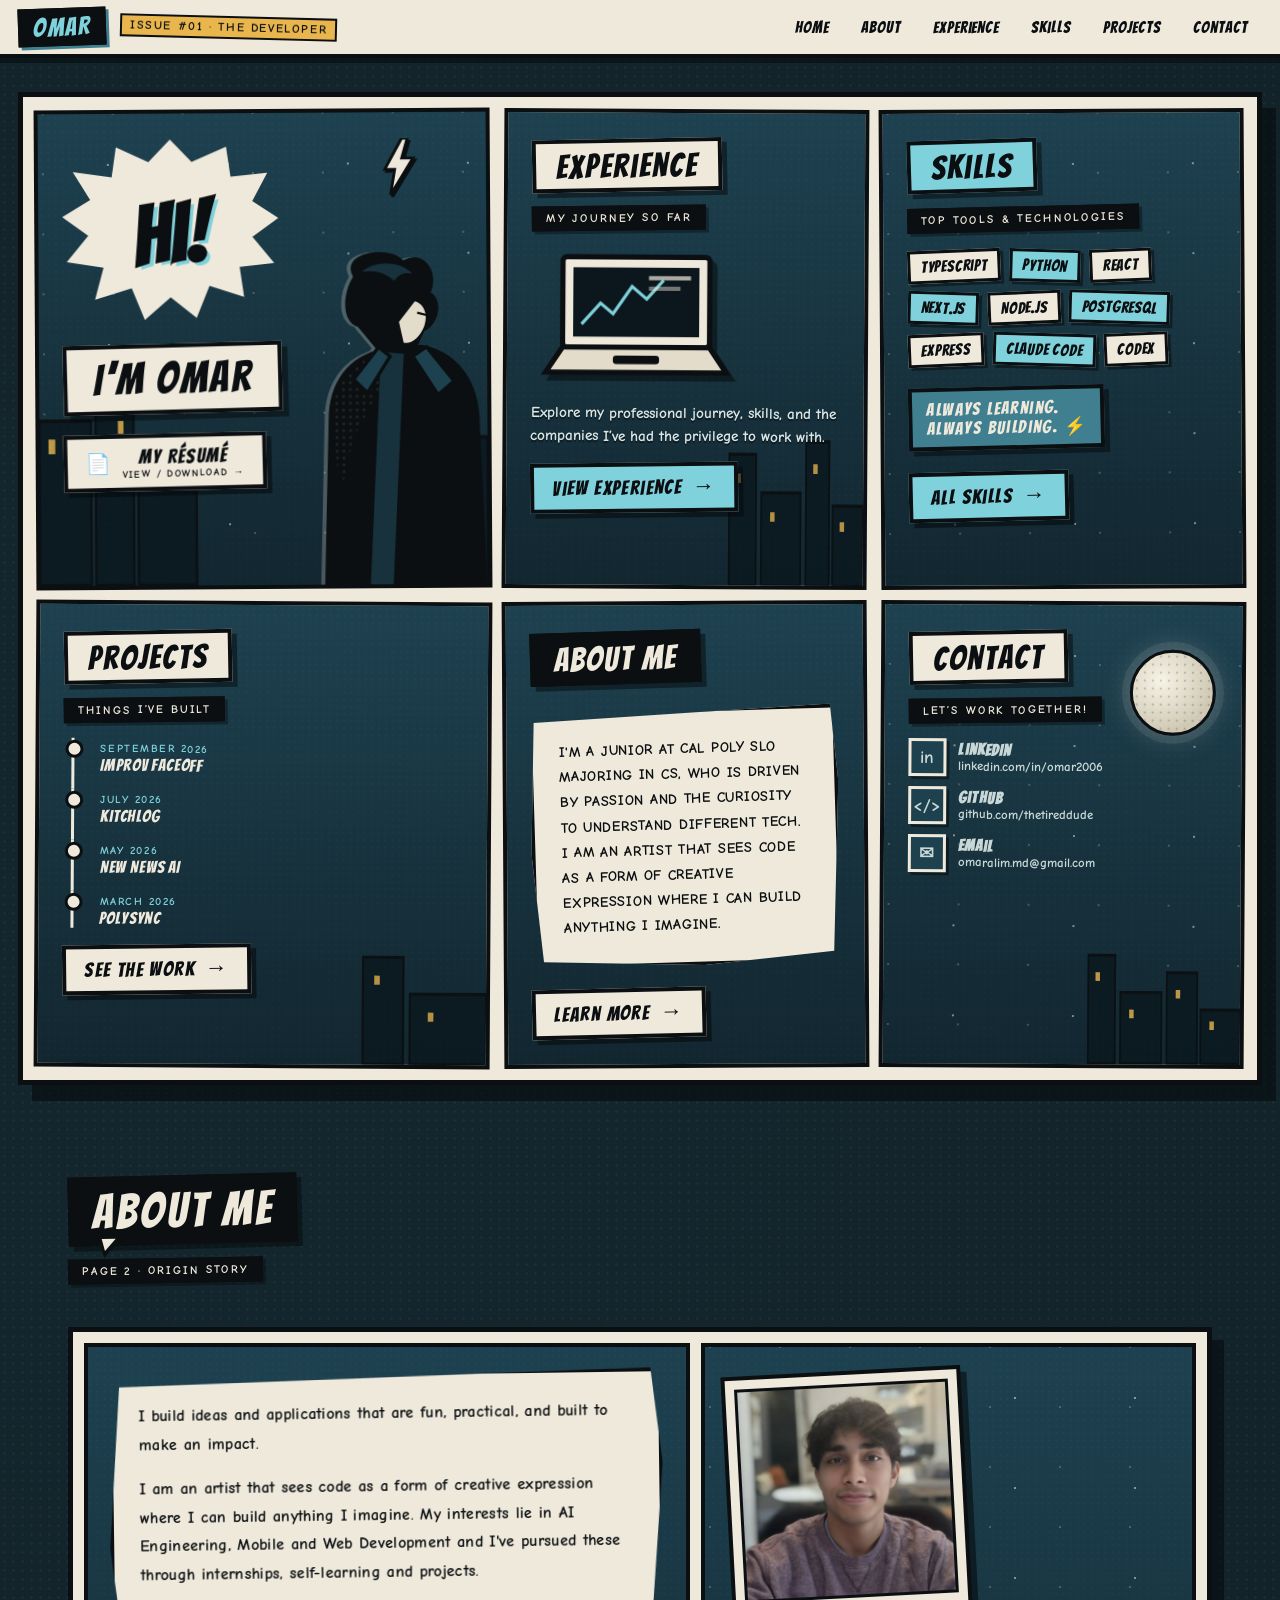
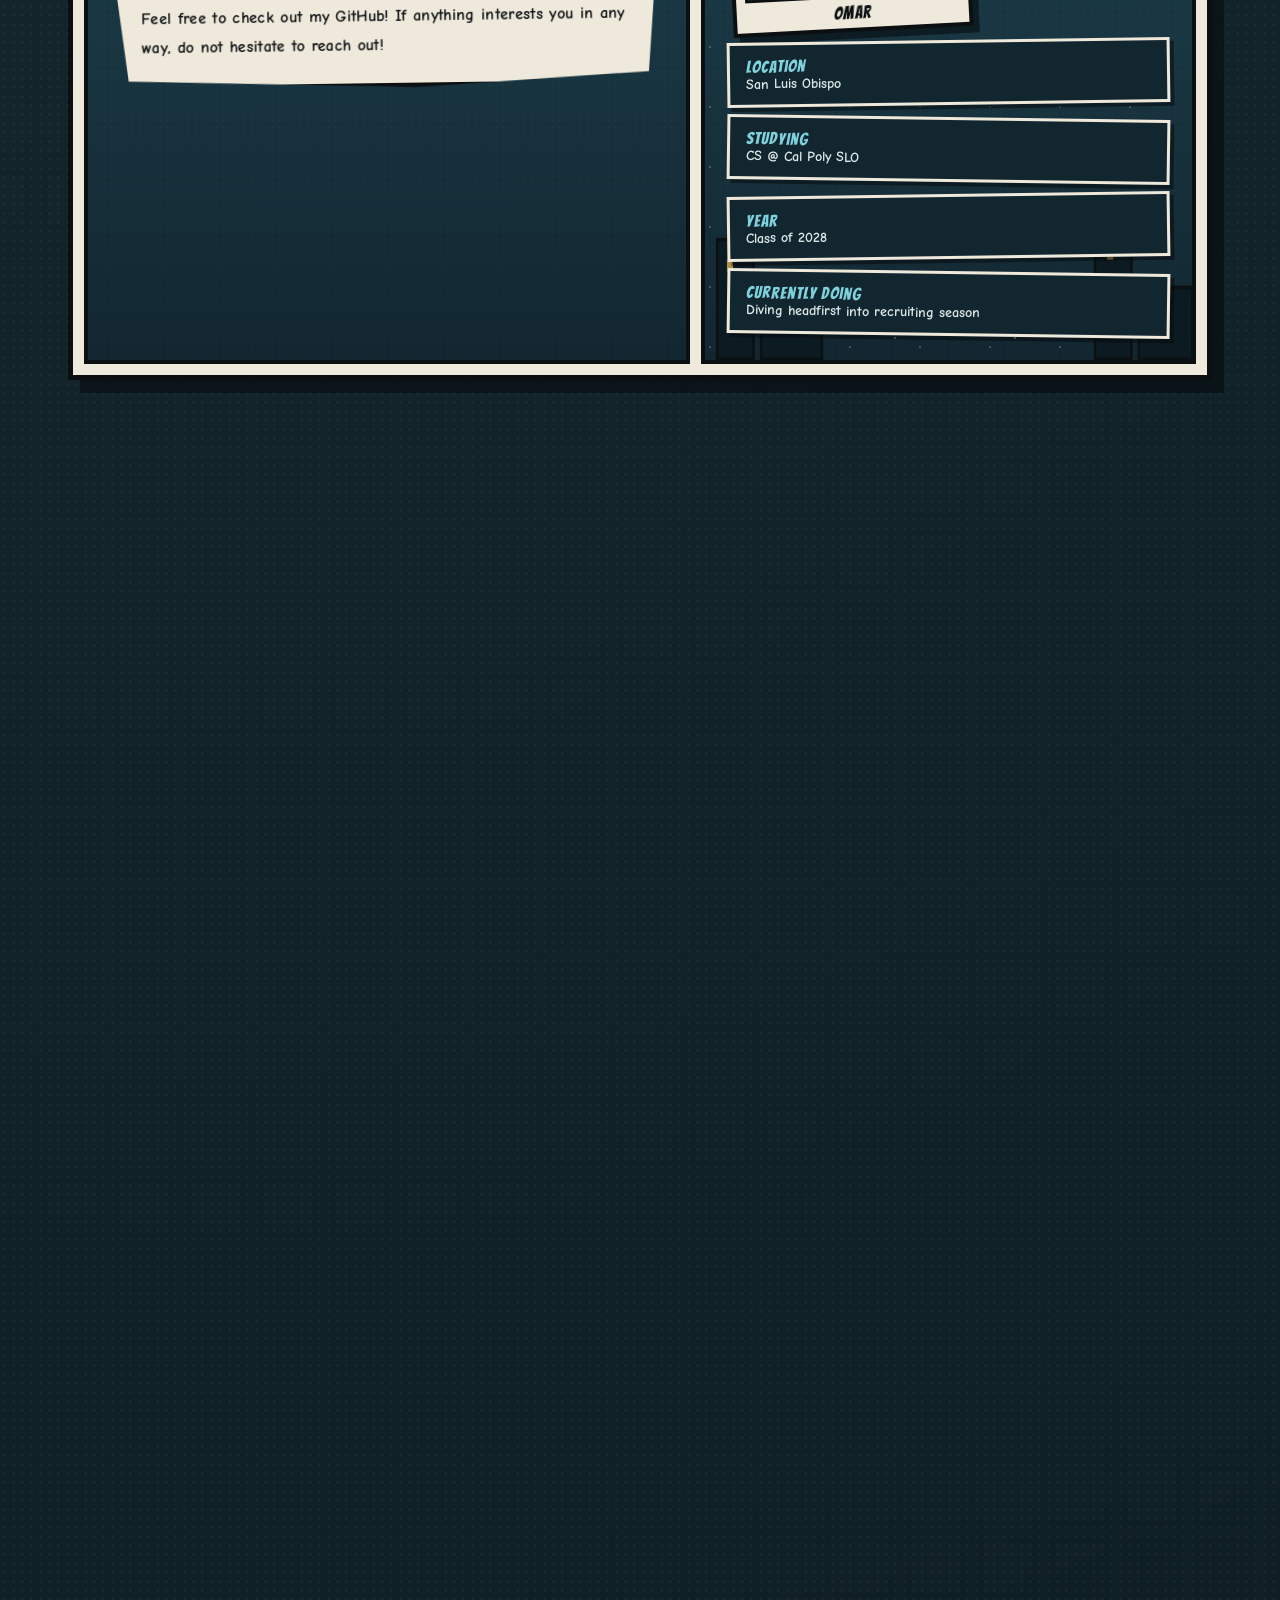
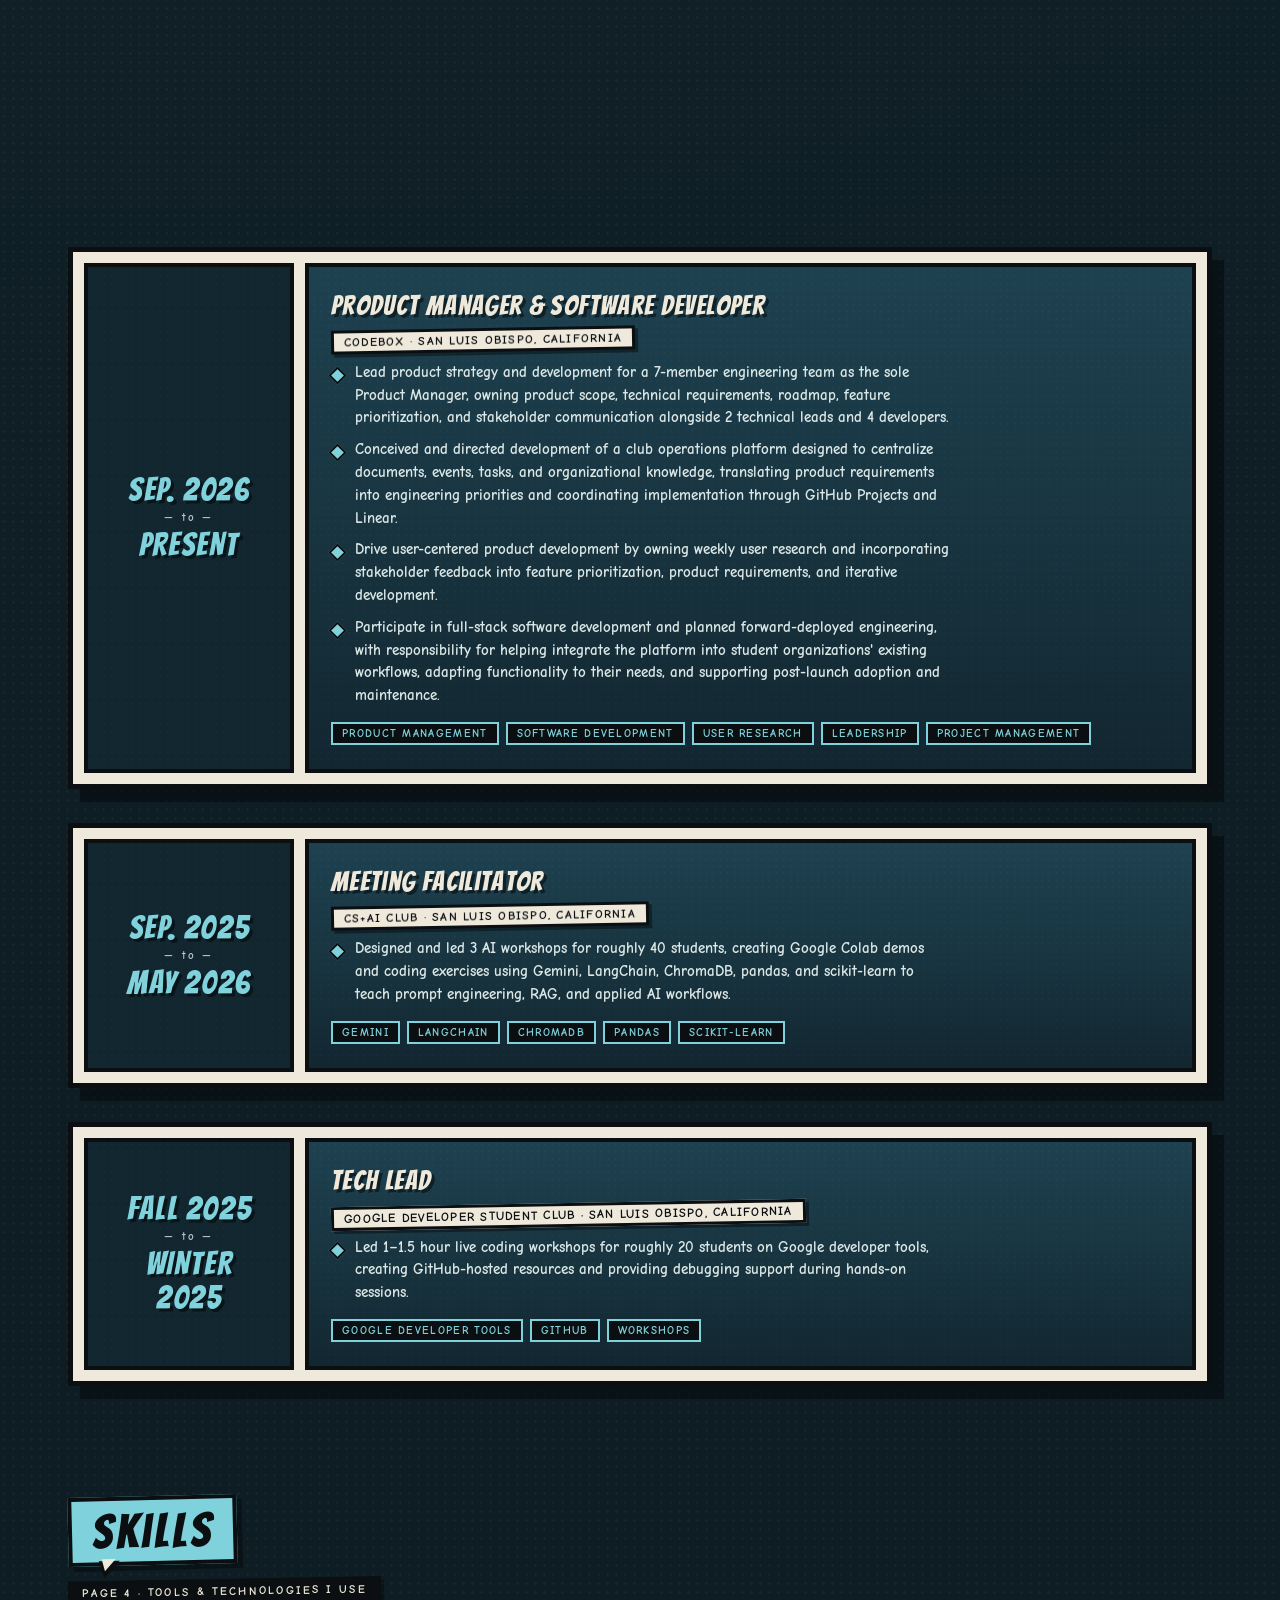
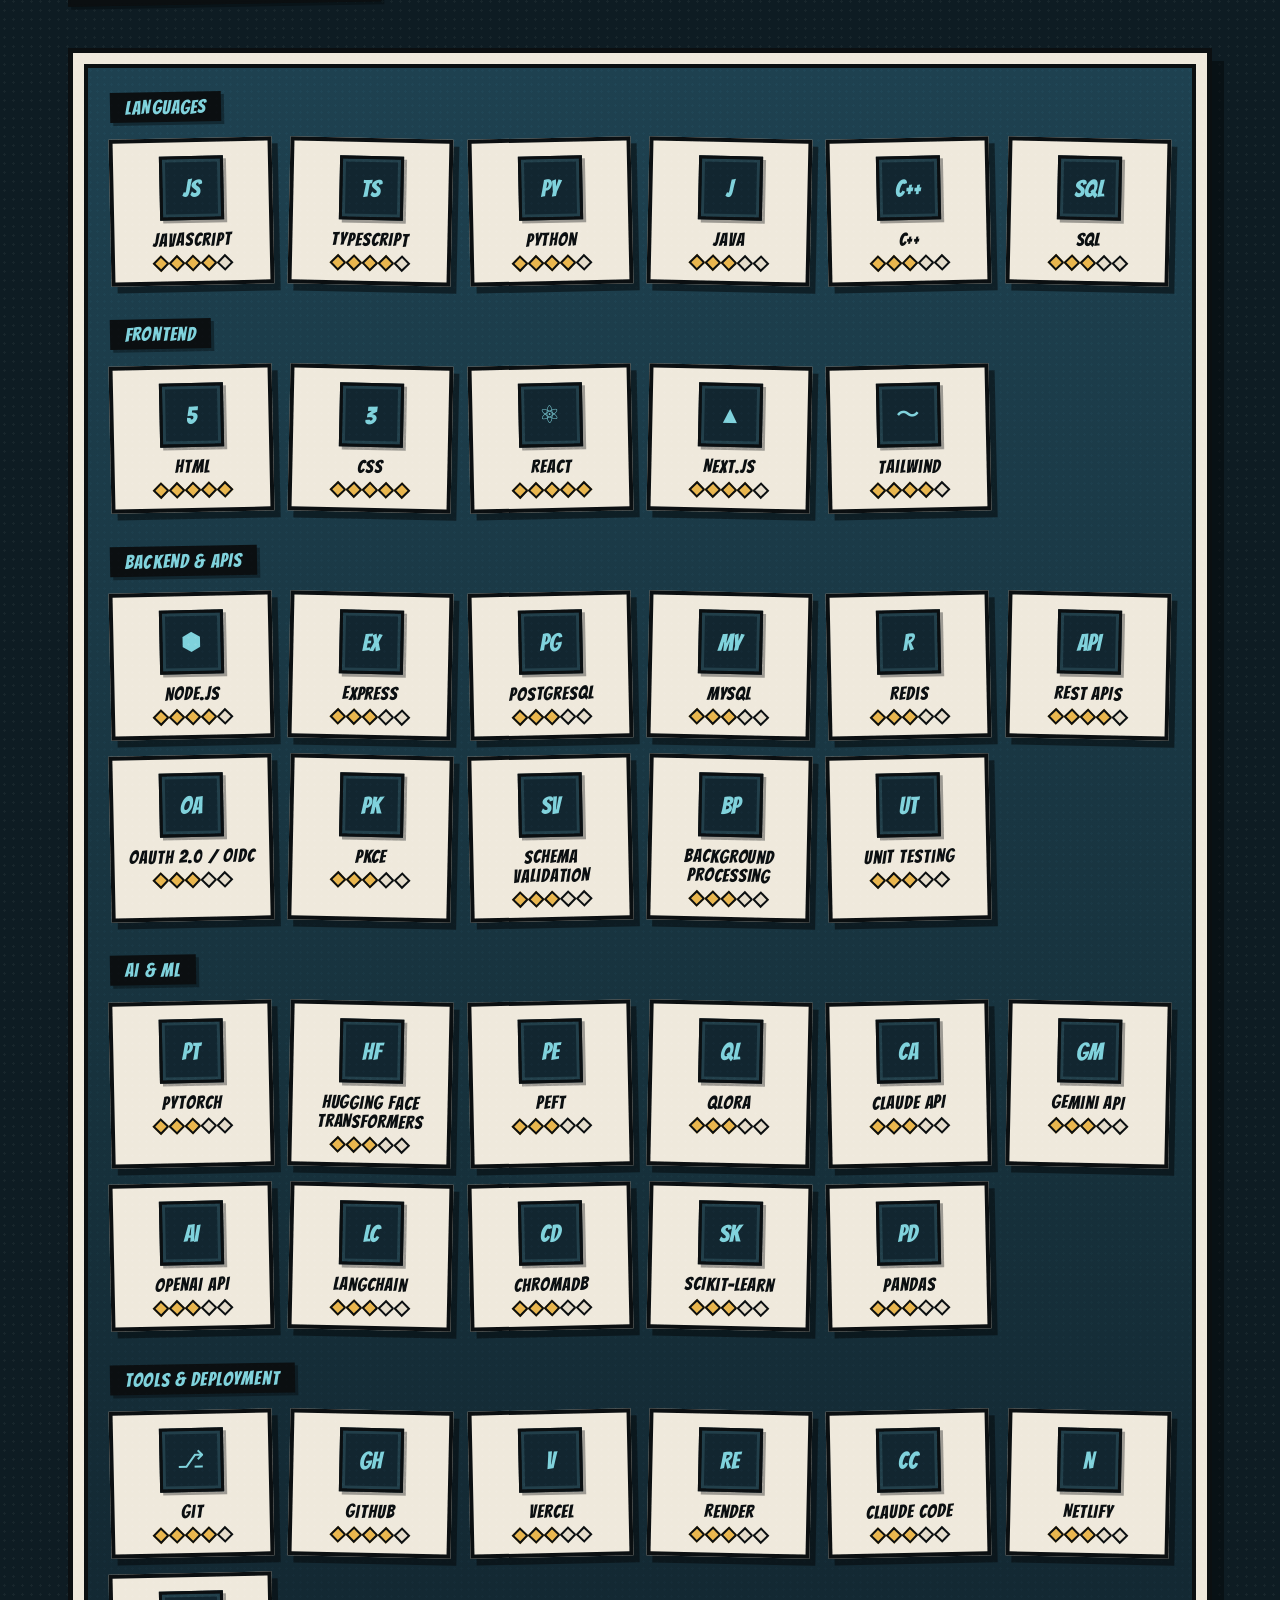
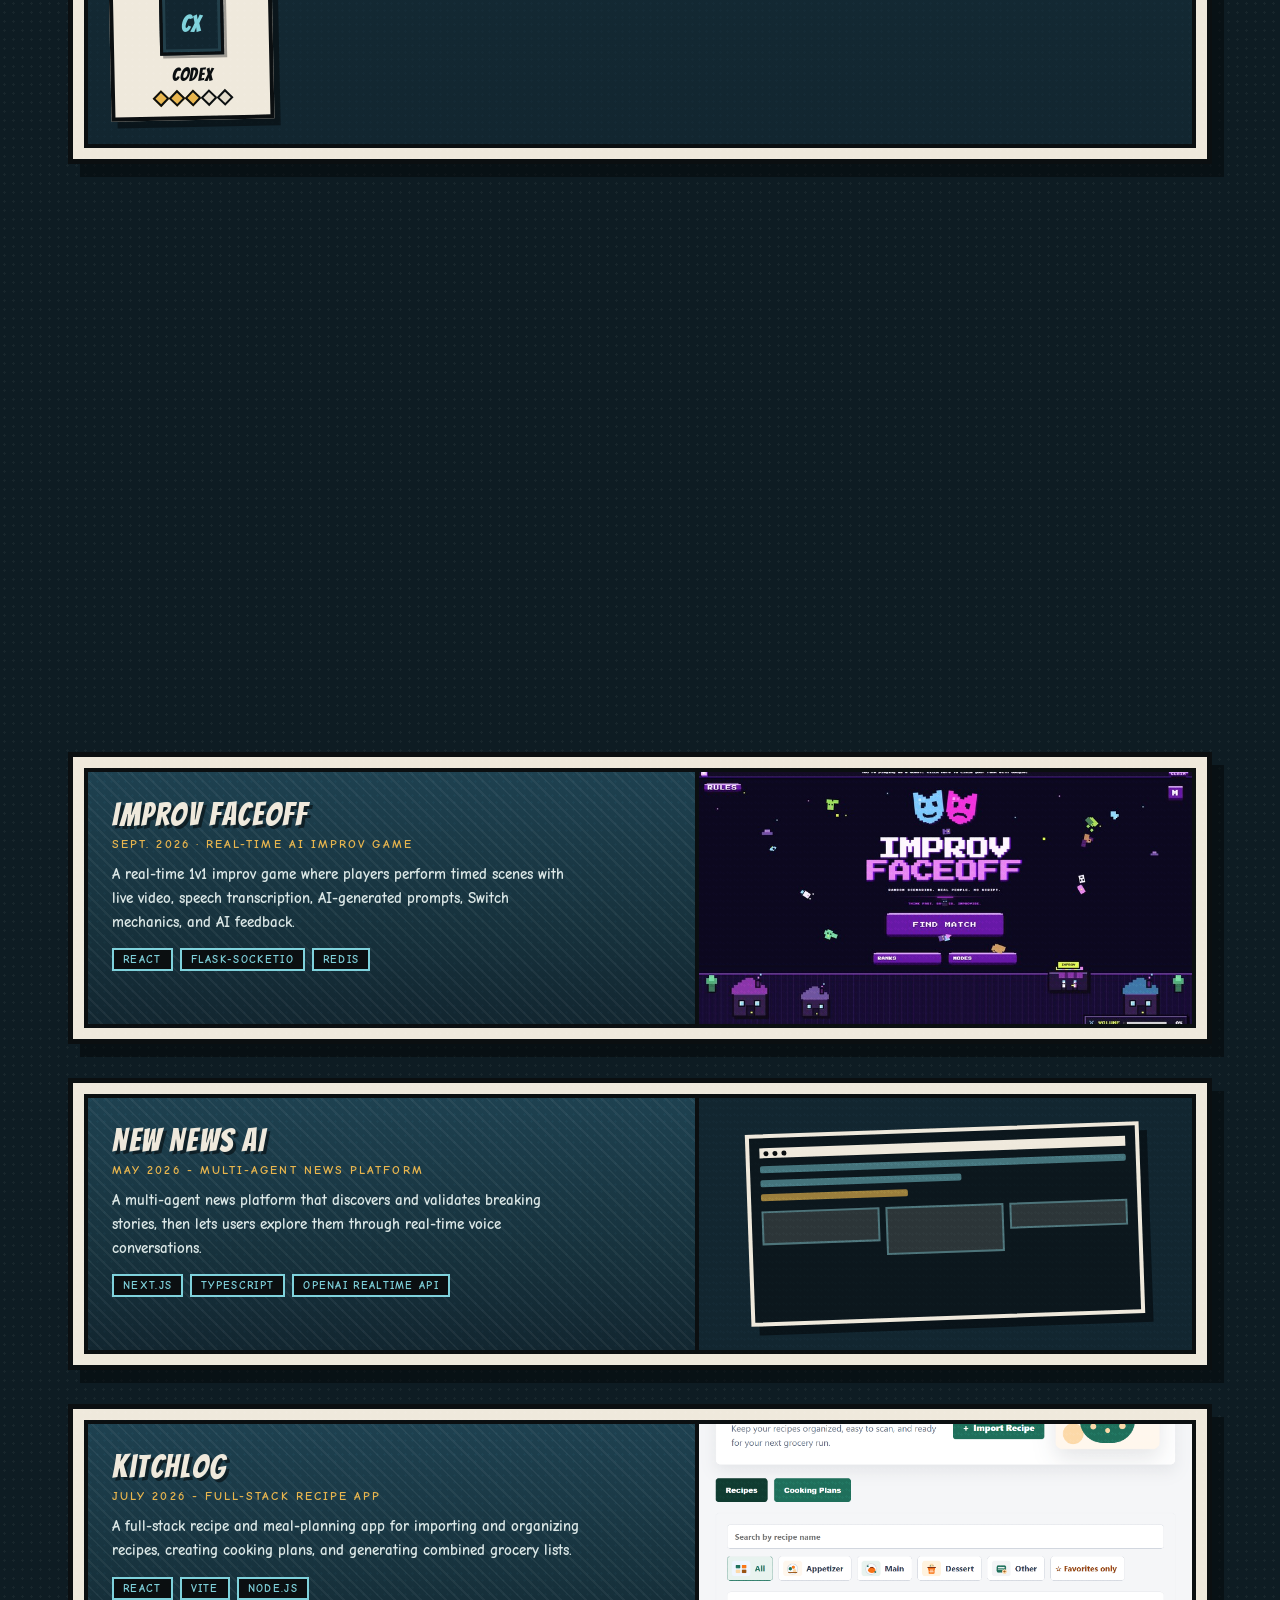
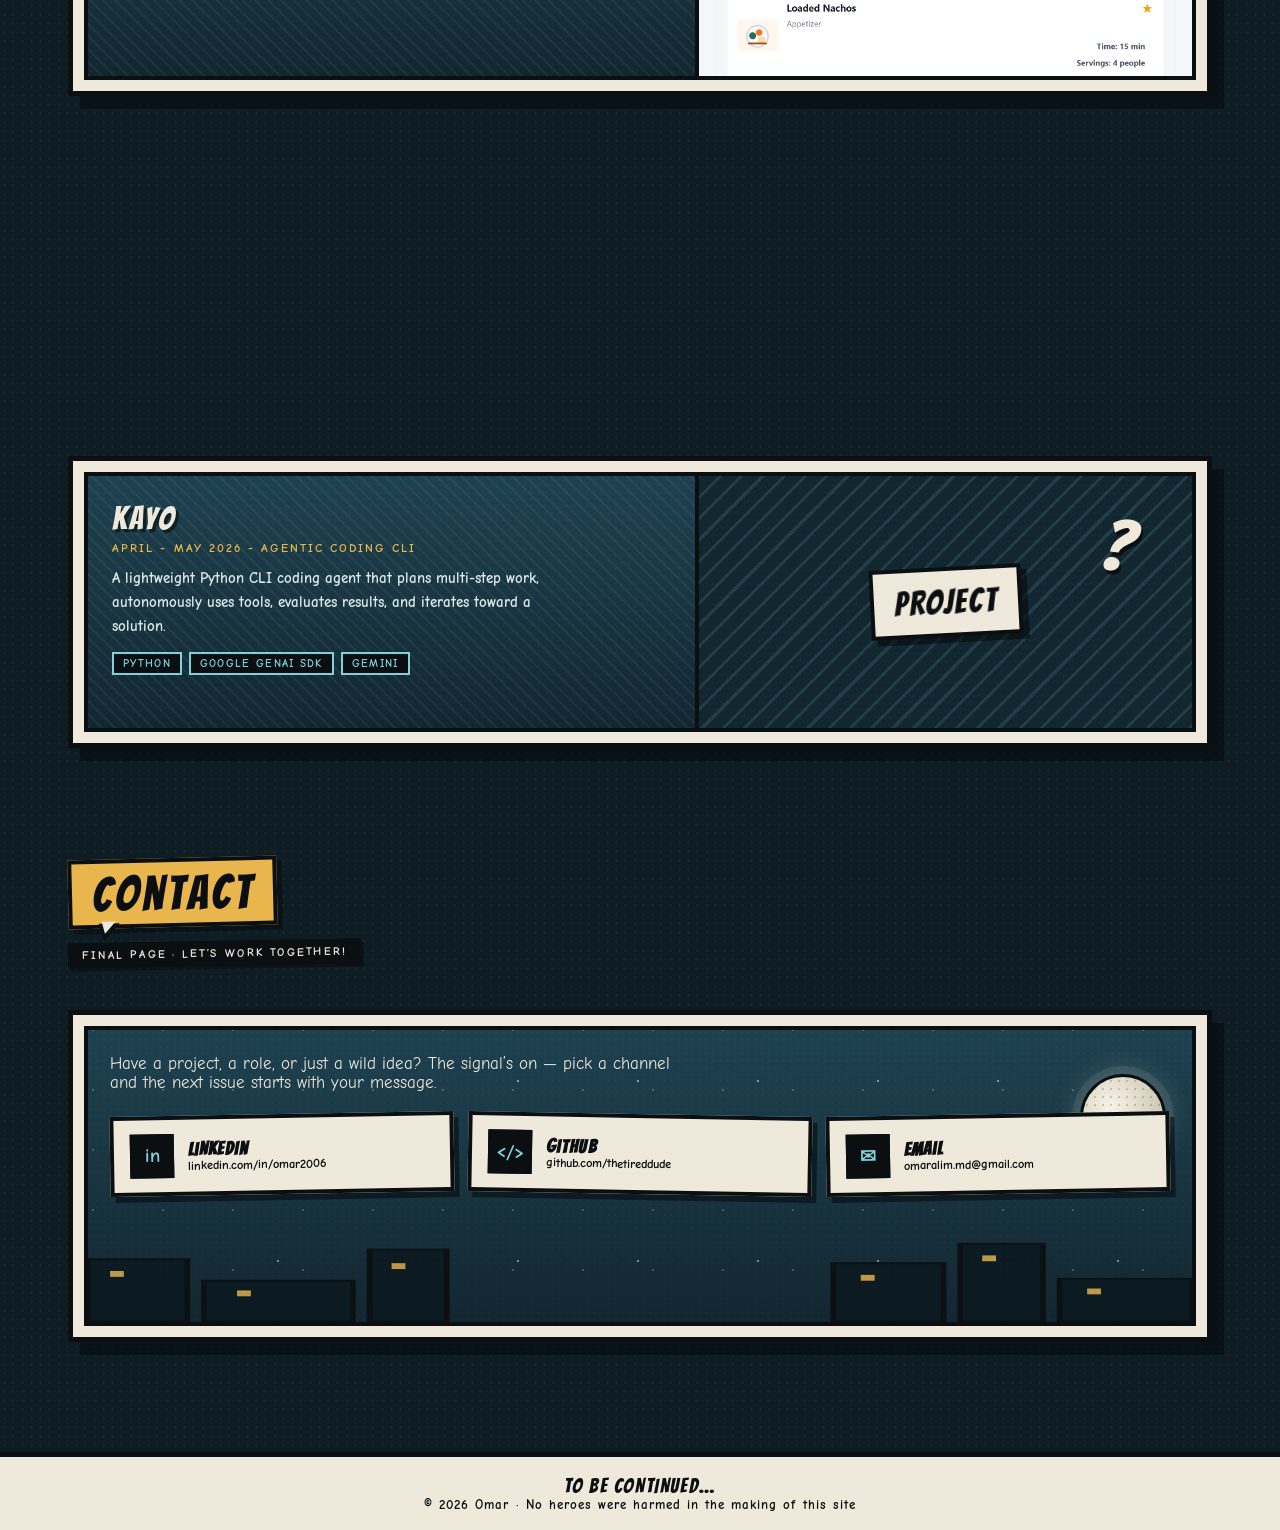
<file: index.html>
<!DOCTYPE html>
<html lang="en">
<head>
<meta charset="UTF-8">
<meta name="viewport" content="width=device-width, initial-scale=1.0">
<title>OMAR — Issue #01: The Developer</title>
<link rel="preconnect" href="https://fonts.googleapis.com">
<link rel="preconnect" href="https://fonts.gstatic.com" crossorigin>
<link href="https://fonts.googleapis.com/css2?family=Bangers&family=Comic+Neue:ital,wght@0,400;0,700;1,400&display=swap" rel="stylesheet">
  <link rel="stylesheet" href="css/styles.css">
</head>
<body>

<!-- ================= MASTHEAD ================= -->
<header class="masthead">
  <span class="logo">OMAR</span>
  <span class="issue">Issue #01 · The Developer</span>
  <nav aria-label="Sections">
    <a href="#home">Home</a>
    <a href="#about">About</a>
    <a href="#experience">Experience</a>
    <a href="#skills">Skills</a>
    <a href="#projects">Projects</a>
    <a href="#contact">Contact</a>
  </nav>
</header>

<!-- ================= COVER GRID ================= -->
<main>
<section class="cover" id="home" aria-label="Cover">
  <div class="cover-board">

    <!-- HERO PANEL -->
    <article class="panel hero halftone">
      <div class="stars"></div>
      <span class="sfx" style="top:14px;right:120px">ZAP!</span>
      <span class="bolt" style="top:26px;right:70px" aria-hidden="true">
        <svg viewBox="0 0 24 40"><path d="M14 0 2 22h7L6 40 22 14h-8L18 0z" fill="currentColor" stroke="#0b0f11" stroke-width="2"/></svg>
      </span>
      <div class="burst"><span>HI!</span></div>
      <br>
      <div class="nameplate">I’m Omar</div>
      <br>
      <button class="btn" style="margin-top:20px" type="button" id="resume-button">
        <span>📄</span>
        <span>My Résumé<small>view / download →</small></span>
      </button>
      <div class="figure" aria-hidden="true">
        <!-- noir figure silhouette -->
        <svg viewBox="0 0 220 300">
          <defs>
            <pattern id="ht" width="6" height="6" patternUnits="userSpaceOnUse">
              <circle cx="3" cy="3" r="1" fill="rgba(239,233,220,.16)"/>
            </pattern>
          </defs>
          <!-- hair -->
          <path d="M96 30 C84 8 128 2 140 16 C158 6 172 26 164 44 C176 52 170 74 158 78 L150 96 118 96 100 74 C86 70 86 46 96 30z" fill="#0b0f11"/>
          <path d="M104 26 c10 -10 34 -10 44 2 -6 -2 -12 0 -16 6 -8 -8 -20 -10 -28 -8z" fill="#17323d"/>
          <!-- face sliver -->
          <path d="M150 52 c8 2 12 12 8 22 -4 10 -12 16 -18 14 l-4 -18z" fill="#e4dccb"/>
          <path d="M152 62 l8 2" stroke="#0b0f11" stroke-width="2"/>
          <!-- coat -->
          <path d="M70 300 L74 150 C76 118 96 96 128 92 L156 90 C186 96 204 120 206 152 L212 300z" fill="#0b0f11"/>
          <path d="M120 96 L110 300 130 300 140 98z" fill="#17323d"/>
          <path d="M76 150 C80 122 98 102 124 96 L118 130 96 170 84 220z" fill="url(#ht)"/>
          <!-- collar -->
          <path d="M118 92 L96 120 108 132 128 100z" fill="#1e4150" stroke="#0b0f11" stroke-width="3"/>
          <path d="M160 92 L184 122 170 134 148 100z" fill="#1e4150" stroke="#0b0f11" stroke-width="3"/>
        </svg>
      </div>
      <div class="sky" aria-hidden="true">
        <svg viewBox="0 0 400 160" preserveAspectRatio="none">
          <g fill="#0c1a21" stroke="#0b0f11" stroke-width="2">
            <rect x="0" y="70" width="46" height="90"/><rect x="50" y="40" width="34" height="120"/>
            <rect x="88" y="86" width="52" height="74"/><rect x="304" y="52" width="40" height="108"/>
            <rect x="348" y="80" width="52" height="80"/>
          </g>
          <g fill="#e9b64e" opacity=".85">
            <rect x="8" y="80" width="6" height="8"/><rect x="24" y="96" width="6" height="8"/>
            <rect x="58" y="52" width="5" height="7"/><rect x="70" y="70" width="5" height="7"/>
            <rect x="98" y="96" width="6" height="8"/><rect x="316" y="64" width="5" height="7"/>
            <rect x="328" y="90" width="5" height="7"/><rect x="360" y="92" width="6" height="8"/>
          </g>
        </svg>
      </div>
    </article>

    <!-- EXPERIENCE PANEL -->
    <article class="panel halftone hatch">
      <span class="sfx" style="top:10px;right:14px;font-size:1.7rem">WHAM!</span>
      <a class="bubble plain" href="#experience" style="text-decoration:none;color:var(--ink)">Experience</a>
      <br><span class="kicker">My journey so far</span>
      <div class="doodle" aria-hidden="true">
        <svg viewBox="0 0 200 130">
          <rect x="30" y="8" width="140" height="86" rx="4" fill="#efe9dc" stroke="#0b0f11" stroke-width="5"/>
          <rect x="40" y="18" width="120" height="66" fill="#0c171d"/>
          <polyline points="48,72 66,52 78,62 96,36 110,48 126,30" fill="none" stroke="#7fd2dc" stroke-width="3"/>
          <rect x="112" y="26" width="40" height="4" fill="#efe9dc" opacity=".7"/>
          <rect x="112" y="36" width="30" height="4" fill="#efe9dc" opacity=".45"/>
          <path d="M14 118 L30 94 h140 l16 24z" fill="#e4dccb" stroke="#0b0f11" stroke-width="5"/>
          <rect x="78" y="102" width="44" height="8" rx="3" fill="#0b0f11"/>
        </svg>
      </div>
      <p class="copy">Explore my professional journey, skills, and the companies I’ve had the privilege to work with.</p>
      <a class="btn teal" href="#experience" style="margin-top:14px">View Experience <span class="arrow">→</span></a>
      <div class="sky" style="height:34%" aria-hidden="true">
        <svg viewBox="0 0 400 100" preserveAspectRatio="none">
          <g fill="#0c1a21" stroke="#0b0f11" stroke-width="2">
            <rect x="250" y="18" width="30" height="82"/><rect x="286" y="42" width="44" height="58"/>
            <rect x="336" y="10" width="26" height="90"/><rect x="366" y="50" width="34" height="50"/>
          </g>
          <g fill="#e9b64e" opacity=".8">
            <rect x="258" y="30" width="5" height="6"/><rect x="296" y="54" width="5" height="6"/>
            <rect x="344" y="24" width="5" height="6"/><rect x="374" y="60" width="5" height="6"/>
          </g>
        </svg>
      </div>
    </article>

    <!-- SKILLS PANEL -->
    <article class="panel halftone">
      <div class="stars"></div>
      <span class="sfx" style="bottom:16px;right:16px;font-size:1.7rem">POW!</span>
      <a class="bubble plain" href="#skills" style="text-decoration:none;color:var(--ink);background:var(--cyan)">Skills</a>
      <br><span class="kicker">Top Tools &amp; Technologies</span>
      <div class="chips" id="featured-skills-list" aria-label="Featured skill list"></div>
      <div class="motto">Always learning.<br>Always building. ⚡</div>
      <a class="btn teal" href="#skills" style="margin-top:22px">All Skills <span class="arrow">→</span></a>
    </article>

    <!-- PROJECTS PANEL -->
    <article class="panel halftone hatch">
      <span class="sfx" style="top:12px;right:16px;font-size:1.7rem">BAM!</span>
      <a class="bubble plain" href="#projects" style="text-decoration:none;color:var(--ink)">Projects</a>
      <br><span class="kicker">Things I’ve built</span>
      <ol class="mini-timeline" id="featured-projects-list"></ol>
      <a class="btn" href="#projects" style="margin-top:16px">See the work <span class="arrow">→</span></a>
      <div class="sky" style="height:30%" aria-hidden="true">
        <svg viewBox="0 0 400 90" preserveAspectRatio="none">
          <g fill="#0c1a21" stroke="#0b0f11" stroke-width="2">
            <rect x="290" y="20" width="36" height="70"/><rect x="332" y="44" width="68" height="46"/>
          </g>
          <g fill="#e9b64e" opacity=".8"><rect x="300" y="32" width="5" height="6"/><rect x="348" y="56" width="5" height="6"/></g>
        </svg>
      </div>
    </article>

    <!-- ABOUT PANEL -->
    <article class="panel halftone">
      <span class="sfx" style="top:12px;left:18px;font-size:1.7rem">ZOOM!</span>
      <a class="bubble plain" href="#about" style="text-decoration:none;color:var(--paper);background:var(--ink)">About Me</a>
      <div class="notebox" style="margin-top:24px;transform:rotate(-1.4deg)" id="about-abstract"></div>
      <a class="btn" href="#about" style="margin-top:22px">Learn More <span class="arrow">→</span></a>
    </article>

    <!-- CONTACT PANEL -->
    <article class="panel halftone">
      <div class="stars"></div>
      <div class="moon" aria-hidden="true"></div>
      <span class="sfx" style="bottom:18px;right:20px;font-size:1.7rem">RING!</span>
      <a class="bubble plain" href="#contact" style="text-decoration:none;color:var(--ink)">Contact</a>
      <br><span class="kicker">Let’s work together!</span>
      <div class="c-rows" id="cover-contact-links" aria-label="Contact links"></div>
      <div class="sky" style="height:28%" aria-hidden="true">
        <svg viewBox="0 0 400 90" preserveAspectRatio="none">
          <g fill="#0c1a21" stroke="#0b0f11" stroke-width="2">
            <rect x="230" y="14" width="30" height="76"/><rect x="266" y="40" width="46" height="50"/>
            <rect x="318" y="26" width="34" height="64"/><rect x="356" y="52" width="44" height="38"/>
          </g>
          <g fill="#e9b64e" opacity=".85">
            <rect x="238" y="26" width="5" height="6"/><rect x="276" y="52" width="5" height="6"/>
            <rect x="328" y="38" width="5" height="6"/><rect x="366" y="60" width="5" height="6"/>
          </g>
        </svg>
      </div>
    </article>

  </div>
</section>

<!-- ================= ABOUT ================= -->
<span class="pagejump" id="about"></span>
<section class="section" aria-labelledby="ab-h">
  <div class="section-head reveal">
    <span class="bubble" id="ab-h" style="background:var(--ink);color:var(--paper)">About Me</span>
    <br><span class="kicker">Page 2 · Origin story</span>
  </div>

  <div class="strip about-grid reveal halftone">
    <span class="sfx" style="top:-18px;left:28px">ZOOM!</span>
    <div class="cell hatch">
      <div class="notebox" id="about-description"></div>
    </div>
    <div class="cell">
      <div class="stars"></div>
      <div class="about-photo">
        <div class="frame"><img src="assets/images/headshot.jpg" alt="Omar"></div>
        <span class="cap">OMAR</span>
      </div>
      <!-- <span class="photo-note">📷 Placeholder — swap in your photo</span> -->
      <ul class="facts" id="about-details"></ul>
      <div class="sky" style="height:26%" aria-hidden="true">
        <svg viewBox="0 0 400 80" preserveAspectRatio="none">
          <g fill="#0c1a21" stroke="#0b0f11" stroke-width="2">
            <rect x="10" y="20" width="30" height="60"/><rect x="46" y="40" width="50" height="40"/>
            <rect x="320" y="12" width="30" height="68"/><rect x="356" y="44" width="44" height="36"/>
          </g>
          <g fill="#e9b64e" opacity=".8"><rect x="18" y="30" width="5" height="6"/><rect x="330" y="24" width="5" height="6"/></g>
        </svg>
      </div>
    </div>
  </div>
</section>

<!-- ================= EXPERIENCE ================= -->
<span class="pagejump" id="experience"></span>
<section class="section" aria-labelledby="xp-h">
  <div class="section-head reveal">
    <span class="bubble" id="xp-h">Experience</span>
    <br><span class="kicker">Page 3 · My journey so far</span>
  </div>
  <div id="experience-list" aria-live="polite"></div>
</section><!-- ================= SKILLS ================= -->
<span class="pagejump" id="skills"></span>
<section class="section" aria-labelledby="sk-h">
  <div class="section-head reveal">
    <span class="bubble" id="sk-h" style="background:var(--cyan)">Skills</span>
    <br><span class="kicker">Page 4 · Tools &amp; technologies I use</span>
  </div>
  <div class="strip reveal halftone" style="grid-template-columns:1fr">
    <span class="sfx" style="top:-18px;left:28px">ZAP!</span>
    <div class="cell hatch" id="skills-list" aria-live="polite"></div>
  </div>
</section>
<!-- ================= PROJECTS ================= -->
<span class="pagejump" id="projects"></span>
<section class="section" aria-labelledby="pr-h">
  <div class="section-head reveal">
    <span class="bubble" id="pr-h">Projects</span>
    <br><span class="kicker">Page 5 · Things I've built</span>
  </div>
  <div id="projects-list" aria-live="polite"></div>
</section><!-- ================= CONTACT ================= -->
<span class="pagejump" id="contact"></span>
<section class="section" aria-labelledby="ct-h">
  <div class="section-head reveal">
    <span class="bubble" id="ct-h" style="background:var(--amber)">Contact</span>
    <br><span class="kicker">Final page · Let’s work together!</span>
  </div>

  <div class="strip contact-strip reveal halftone" style="grid-template-columns:1fr">
    <span class="sfx" style="top:-18px;right:30px">RING!</span>
    <div class="cell">
      <div class="stars"></div>
      <div class="moon" aria-hidden="true"></div>
      <p class="copy" style="max-width:56ch;font-size:1.05rem">Have a project, a role, or just a wild idea? The signal’s on — pick a channel and the next issue starts with your message.</p>
      <div class="contact-grid" id="contact-links" aria-label="Contact links"></div>
      <div class="sky" style="height:30%" aria-hidden="true">
        <svg viewBox="0 0 400 90" preserveAspectRatio="none">
          <g fill="#0c1a21" stroke="#0b0f11" stroke-width="2">
            <rect x="0" y="26" width="36" height="64"/><rect x="42" y="48" width="54" height="42"/>
            <rect x="102" y="16" width="28" height="74"/><rect x="270" y="30" width="40" height="60"/>
            <rect x="316" y="10" width="30" height="80"/><rect x="352" y="46" width="48" height="44"/>
          </g>
          <g fill="#e9b64e" opacity=".85">
            <rect x="8" y="38" width="5" height="6"/><rect x="54" y="58" width="5" height="6"/>
            <rect x="110" y="30" width="5" height="6"/><rect x="280" y="42" width="5" height="6"/>
            <rect x="324" y="22" width="5" height="6"/><rect x="362" y="56" width="5" height="6"/>
          </g>
        </svg>
      </div>
    </div>
  </div>
</section>
</main>

<footer>
  <span class="display">TO BE CONTINUED…</span><br>
  © 2026 Omar · No heroes were harmed in the making of this site
</footer>

<!-- ================= RÉSUMÉ MODAL ================= -->
<div class="modal-overlay" id="resume-modal-overlay" aria-hidden="true">
  <div class="comic-modal resume-modal" role="dialog" aria-modal="true" aria-labelledby="resume-modal-title" id="resume-modal">
    <button type="button" class="modal-close" id="resume-modal-close-btn" aria-label="Close résumé viewer">✕</button>
    <div class="modal-head">
      <span class="bubble plain" id="resume-modal-title">My Résumé</span>
      <br><span class="modal-type">VIEW OR DOWNLOAD</span>
    </div>
    <div class="resume-actions">
      <a class="btn resume-open-tab" href="assets/documents/resume.pdf" target="_blank" rel="noopener">Open in New Tab <span class="arrow">↗</span></a>
      <a class="btn teal resume-download" href="assets/documents/resume.pdf" download>Download Résumé <span class="arrow">↓</span></a>
    </div>
    <div class="resume-viewer-wrap">
      <iframe class="resume-viewer" src="assets/documents/resume.pdf" title="Omar’s résumé PDF">
        Your browser cannot display PDFs. Use the download button below.
      </iframe>
    </div></div>
</div>
<!-- ================= PROJECT DETAIL MODAL ================= -->
<div class="modal-overlay" id="project-modal-overlay" aria-hidden="true">
  <div class="comic-modal" role="dialog" aria-modal="true" aria-labelledby="modal-title-text" id="project-modal">
    <button type="button" class="modal-close" id="modal-close-btn" aria-label="Close project details">✕</button>
    <div class="modal-head">
      <span class="bubble plain" id="modal-title-text">Project</span>
      <br><span class="modal-type" id="modal-type-text"></span>
    </div>

    <div class="modal-main">
      <div class="modal-art-box halftone" id="modal-art-box"></div>
      <div class="modal-side">
        <div class="modal-details" id="modal-details"></div>
        <div class="modal-stack">
          <span class="modal-section-label">Tech Stack</span>
          <div class="tags modal-tags" id="modal-tags"></div>
        </div>
      </div>
    </div>

    <span class="modal-section-label">About This Project</span>
    <div class="modal-desc" id="modal-desc-wrap"></div>
  </div>
</div>

<script type="module" src="js/main.js"></script>
</body>
</html>
</file>
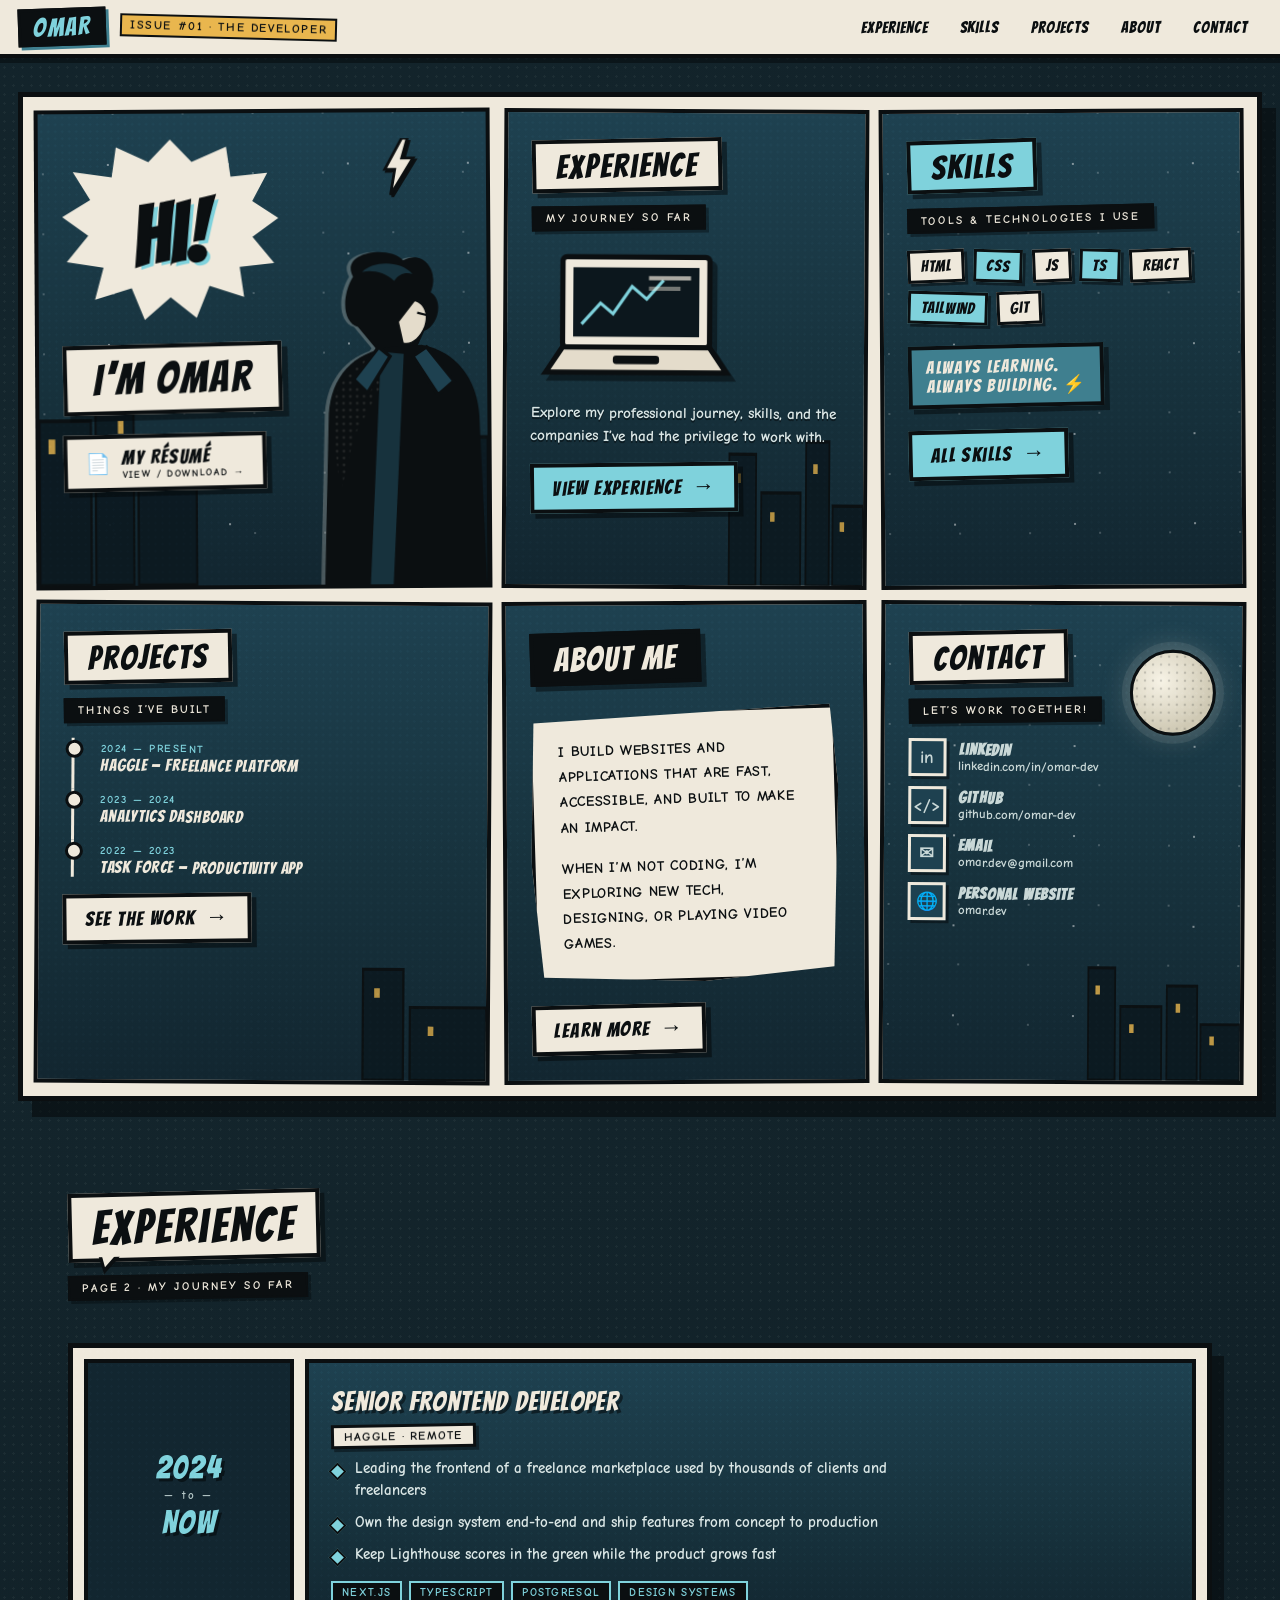
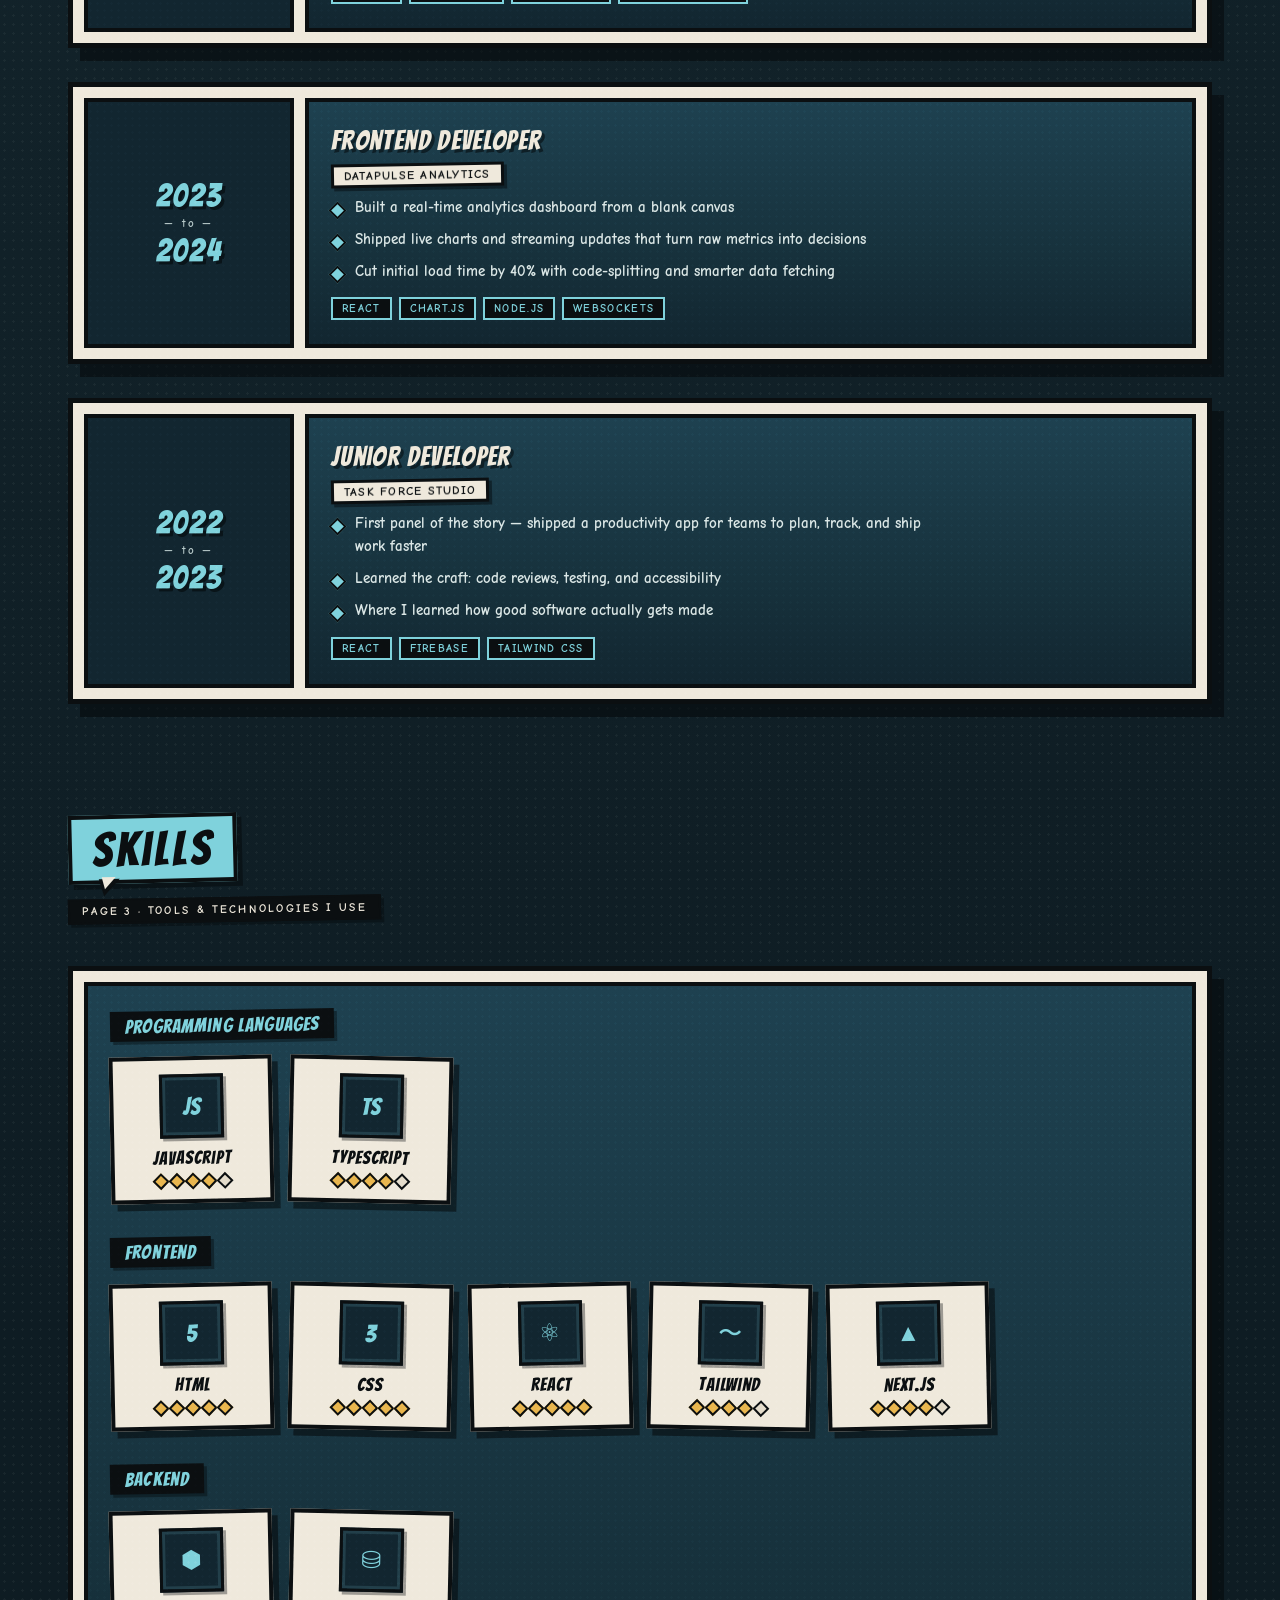
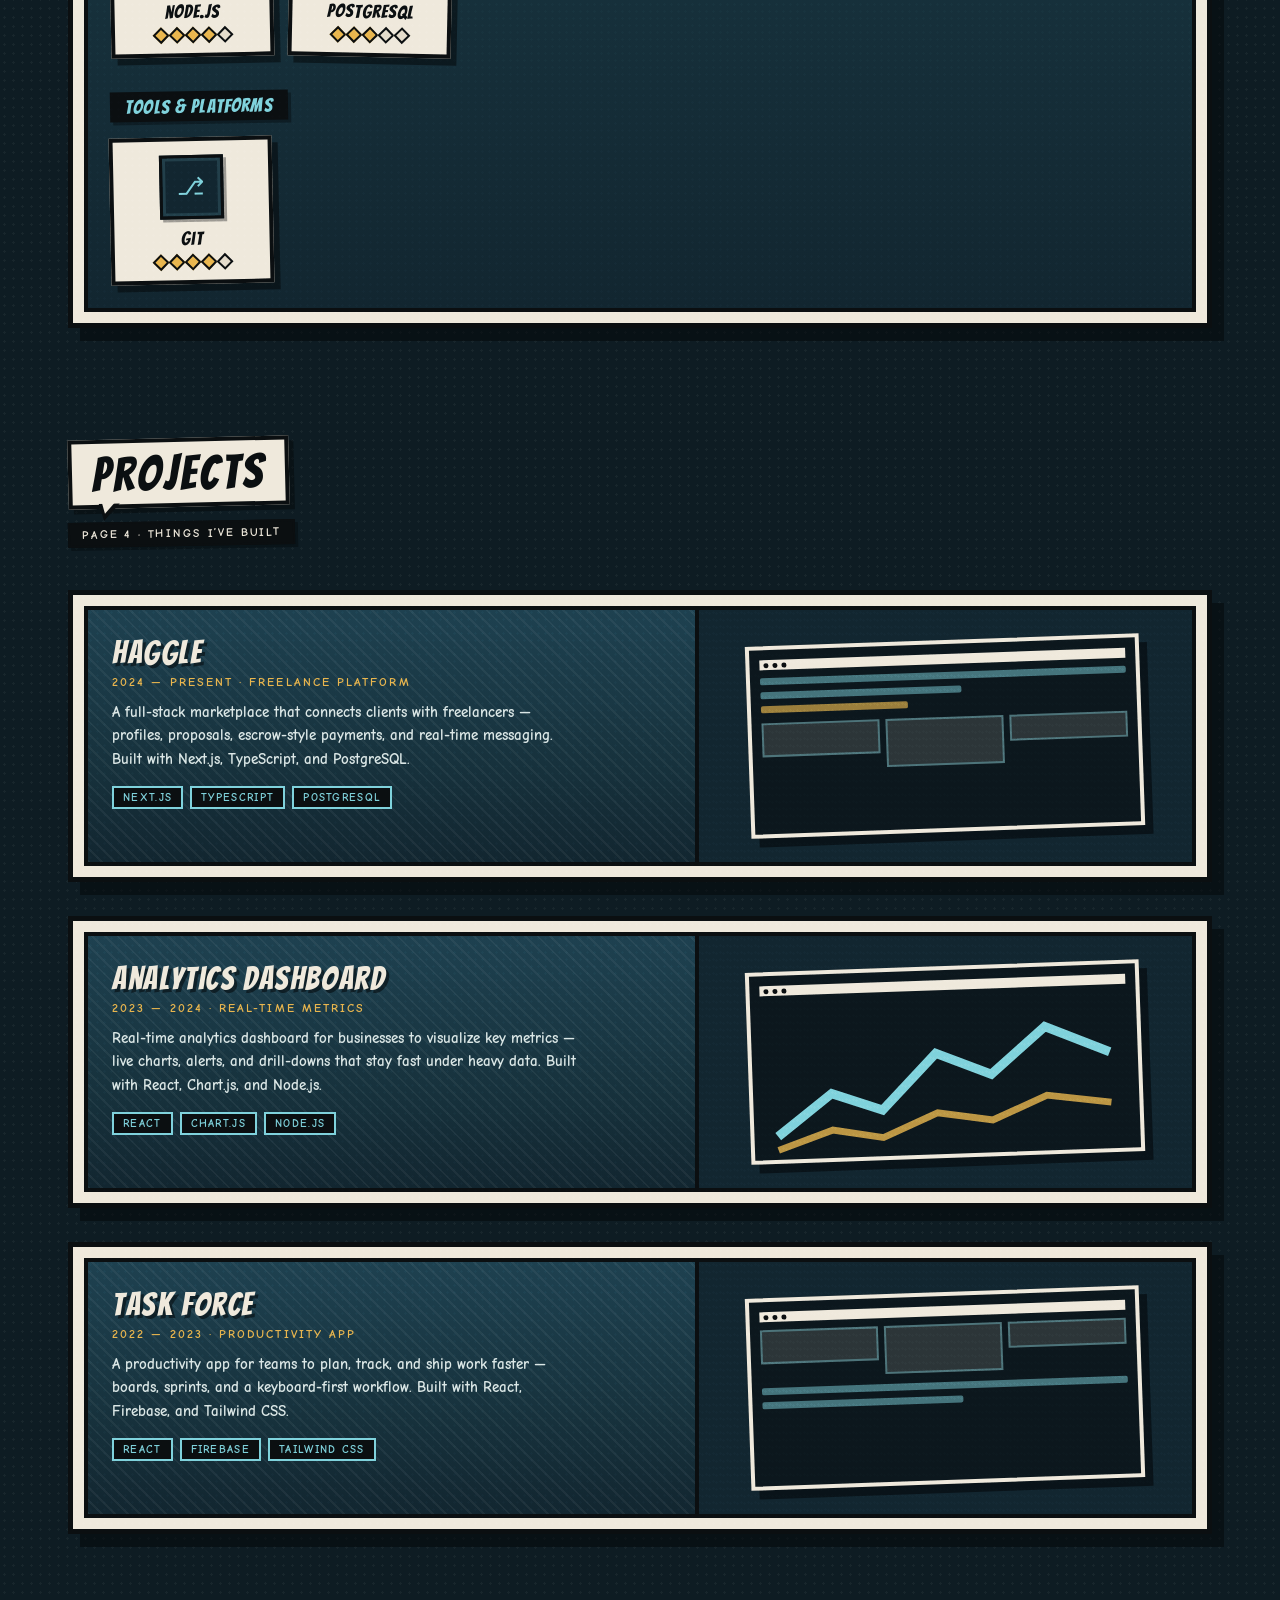
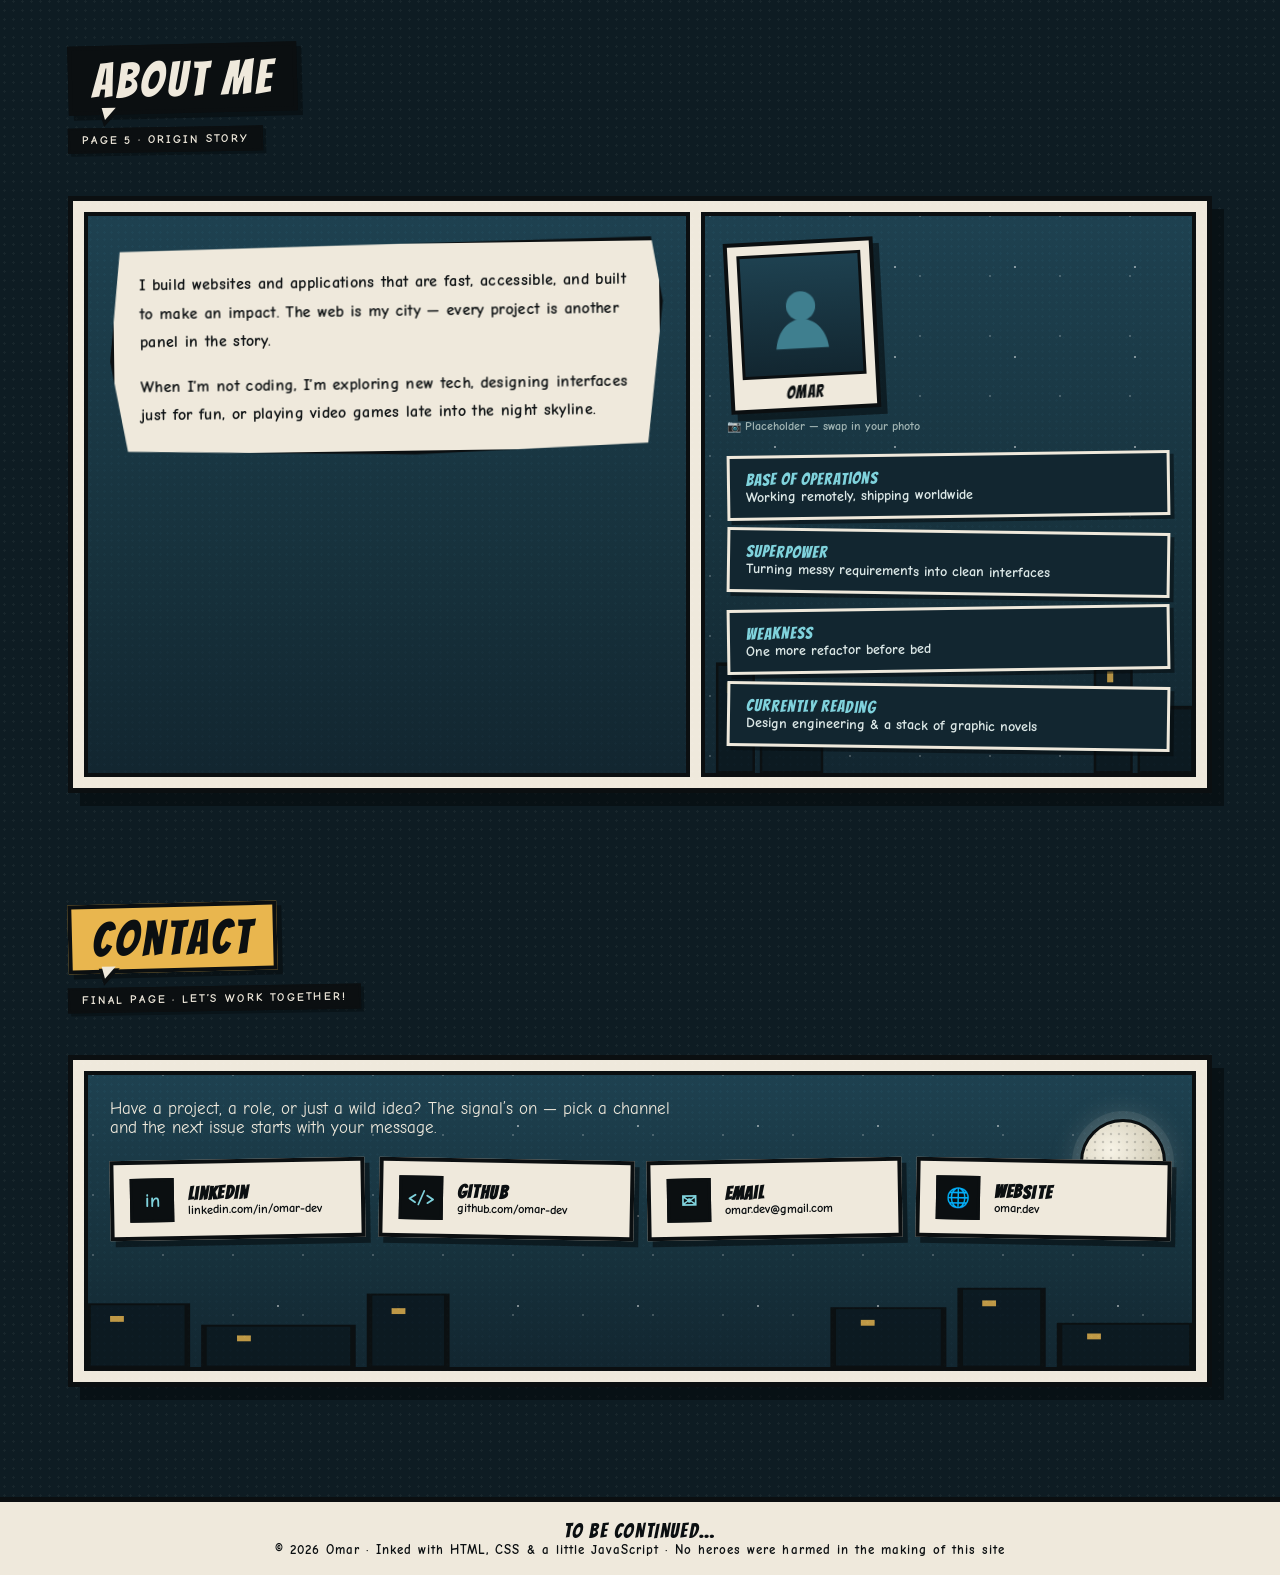
<file: source/omar-comic-portfolio (5).html>
<!DOCTYPE html>
<html lang="en">
<head>
<meta charset="UTF-8">
<meta name="viewport" content="width=device-width, initial-scale=1.0">
<title>OMAR — Issue #01: The Developer</title>
<link rel="preconnect" href="https://fonts.googleapis.com">
<link rel="preconnect" href="https://fonts.gstatic.com" crossorigin>
<link href="https://fonts.googleapis.com/css2?family=Bangers&family=Comic+Neue:ital,wght@0,400;0,700;1,400&display=swap" rel="stylesheet">
<style>
/* ============================================================
   OMAR — ISSUE #01 · comic noir portfolio
   palette: night teal / paper / ink / cyan / amber
   ============================================================ */
:root{
  --ink:#0b0f11;
  --night:#0e1c23;
  --night-2:#122630;
  --panel:#17323d;
  --panel-2:#1e4150;
  --paper:#efe9dc;
  --paper-2:#e4dccb;
  --cyan:#7fd2dc;
  --teal:#3f7f8f;
  --amber:#e9b64e;
  --shadow:10px 12px 0 rgba(4,8,10,.6);
  --border:4px solid var(--ink);
  --frame:0 0 0 5px var(--paper);
}
*{margin:0;padding:0;box-sizing:border-box}
html{scroll-behavior:smooth}
@media (prefers-reduced-motion: reduce){
  html{scroll-behavior:auto}
  *,*::before,*::after{animation:none!important;transition:none!important}
}
body{
  font-family:'Comic Neue',cursive;
  background:var(--night);
  color:var(--paper);
  overflow-x:hidden;
  background-image:
    radial-gradient(circle at 20% 10%, rgba(127,210,220,.06), transparent 40%),
    radial-gradient(circle, rgba(255,255,255,.045) 1px, transparent 1.4px);
  background-size:auto, 9px 9px;
}
::selection{background:var(--cyan);color:var(--ink)}

/* ---------- utility: halftone + hatch ---------- */
.halftone::after{
  content:"";position:absolute;inset:0;pointer-events:none;
  background-image:radial-gradient(circle, rgba(255,255,255,.07) 1.1px, transparent 1.3px);
  background-size:7px 7px;
  mix-blend-mode:overlay;
}
.hatch{
  background-image:repeating-linear-gradient(45deg, rgba(255,255,255,.05) 0 2px, transparent 2px 9px);
}

/* ---------- typography ---------- */
.display{font-family:'Bangers',cursive;letter-spacing:.04em;font-weight:400}
h1,h2,h3{font-family:'Bangers',cursive;letter-spacing:.05em;font-weight:400}

/* ============================================================
   TOP STRIP — comic issue masthead
   ============================================================ */
.masthead{
  position:sticky;top:0;z-index:50;
  background:var(--paper);color:var(--ink);
  border-bottom:4px solid var(--ink);
  display:flex;align-items:center;gap:14px;
  padding:8px 18px;
  box-shadow:0 5px 0 rgba(4,8,10,.5);
}
.masthead .logo{
  font-family:'Bangers',cursive;font-size:1.6rem;letter-spacing:.06em;
  background:var(--ink);color:var(--cyan);
  padding:2px 12px;transform:rotate(-2deg);
  border:3px solid var(--ink);box-shadow:3px 3px 0 var(--teal);
}
.masthead .issue{
  font-size:.72rem;font-weight:700;text-transform:uppercase;letter-spacing:.14em;
  border:2px solid var(--ink);padding:3px 8px;background:var(--amber);
  transform:rotate(1.5deg);
  white-space:nowrap;
}
.masthead nav{margin-left:auto;display:flex;gap:4px;flex-wrap:wrap}
.masthead nav a{
  font-family:'Bangers',cursive;font-size:1.02rem;letter-spacing:.06em;
  color:var(--ink);text-decoration:none;padding:4px 11px;
  border:3px solid transparent;
  transition:transform .12s ease;
}
.masthead nav a:hover, .masthead nav a:focus-visible, .masthead nav a.active{
  border-color:var(--ink);background:var(--cyan);
  transform:rotate(-2deg) scale(1.06);
  box-shadow:3px 3px 0 var(--ink);
  outline:none;
}

/* ============================================================
   COVER — the comic-page grid (hero)
   ============================================================ */
.cover{
  max-width:1280px;margin:34px auto 90px;padding:0 18px;
}
.cover-board{
  background:var(--paper);
  border:5px solid var(--ink);
  padding:12px;
  box-shadow:14px 16px 0 rgba(4,8,10,.55);
  display:grid;
  grid-template-columns:1.25fr 1fr 1fr;
  grid-template-rows:auto auto;
  gap:12px;
}
.panel{
  position:relative;
  background:linear-gradient(180deg,var(--panel-2), var(--panel) 55%, var(--night-2));
  border:4px solid var(--ink);
  overflow:hidden;
  min-height:340px;
  padding:26px 24px;
  transition:transform .18s ease, box-shadow .18s ease;
}
.panel:hover{transform:translate(-3px,-3px);box-shadow:7px 7px 0 rgba(4,8,10,.55)}
.panel:focus-within{outline:3px dashed var(--cyan);outline-offset:3px}
/* skewed gutters: alternate slight rotations for hand-drawn feel */
.panel:nth-child(odd){transform:rotate(-.35deg)}
.panel:nth-child(even){transform:rotate(.35deg)}
.panel:nth-child(odd):hover{transform:rotate(-.35deg) translate(-3px,-3px)}
.panel:nth-child(even):hover{transform:rotate(.35deg) translate(-3px,-3px)}

/* skyline layer inside panels */
.sky{position:absolute;inset:auto 0 0 0;height:62%;pointer-events:none;opacity:.95}
.sky svg{width:100%;height:100%;display:block}
.stars{position:absolute;inset:0;pointer-events:none;
  background-image:
    radial-gradient(circle, rgba(255,255,255,.9) .8px, transparent 1.4px),
    radial-gradient(circle, rgba(255,255,255,.5) .6px, transparent 1.2px);
  background-size:120px 90px, 70px 60px;
  background-position:10px 6px, 40px 30px;
  opacity:.5;
}

/* speech-bubble / caption headers */
.bubble{
  position:relative;display:inline-block;
  background:var(--paper);color:var(--ink);
  border:var(--border);
  padding:6px 20px 4px;
  font-family:'Bangers',cursive;font-size:clamp(1.5rem,2.6vw,2.2rem);letter-spacing:.06em;
  box-shadow:5px 5px 0 rgba(4,8,10,.5);
  transform:rotate(-1.4deg);
  z-index:2;
}
.bubble::after{ /* tail */
  content:"";position:absolute;left:26px;bottom:-16px;
  width:0;height:0;
  border-left:5px solid transparent;border-right:16px solid transparent;
  border-top:17px solid var(--ink);
}
.bubble::before{
  content:"";position:absolute;left:29px;bottom:-9px;
  width:0;height:0;z-index:1;
  border-left:3px solid transparent;border-right:11px solid transparent;
  border-top:12px solid var(--paper);
}
.bubble.plain::after,.bubble.plain::before{display:none}
.kicker{
  display:inline-block;margin-top:14px;
  background:var(--ink);color:var(--paper);
  font-weight:700;font-size:.72rem;letter-spacing:.16em;text-transform:uppercase;
  padding:4px 12px;transform:rotate(-1deg);
  border:2px solid var(--ink);
  box-shadow:3px 3px 0 rgba(4,8,10,.4);
  position:relative;z-index:2;
}

/* HI! burst */
.burst{
  position:relative;display:inline-grid;place-items:center;
  width:min(240px,54%);aspect-ratio:1.15;
  background:var(--paper);
  clip-path:polygon(50% 0%,60% 12%,76% 4%,78% 20%,95% 18%,88% 33%,100% 42%,88% 52%,98% 66%,82% 68%,84% 84%,68% 78%,62% 95%,50% 84%,38% 96%,32% 79%,15% 85%,19% 68%,2% 65%,12% 51%,0% 41%,13% 32%,5% 17%,23% 20%,25% 4%,40% 12%);
  filter:drop-shadow(4px 5px 0 rgba(4,8,10,.55));
  z-index:2;
}
.burst span{
  font-family:'Bangers',cursive;
  font-size:clamp(3.4rem,6.5vw,5.4rem);
  color:var(--ink);
  -webkit-text-stroke:2px var(--ink);
  text-shadow:4px 4px 0 var(--cyan);
  transform:rotate(-6deg);
}

/* hero specifics */
.panel.hero{grid-row:span 1;min-height:480px}
.nameplate{
  display:inline-block;margin-top:16px;
  background:var(--paper);color:var(--ink);
  border:var(--border);box-shadow:6px 6px 0 rgba(4,8,10,.5);
  padding:8px 26px;transform:rotate(-1.2deg);
  font-family:'Bangers',cursive;font-size:clamp(1.9rem,3.4vw,2.9rem);letter-spacing:.05em;
  position:relative;z-index:2;
}
.hero .figure{
  position:absolute;right:-8px;bottom:0;width:56%;max-width:330px;z-index:1;
  filter:drop-shadow(-4px 0 0 rgba(239,233,220,.25));
}
.hero .figure svg{width:100%;height:auto;display:block}

/* comic buttons */
.btn{
  display:inline-flex;align-items:center;gap:10px;
  background:var(--paper);color:var(--ink);
  border:var(--border);
  font-family:'Bangers',cursive;font-size:1.25rem;letter-spacing:.07em;
  padding:8px 18px;text-decoration:none;
  box-shadow:5px 5px 0 rgba(4,8,10,.55);
  transform:rotate(-1deg);
  transition:transform .12s ease, box-shadow .12s ease, background .12s;
  position:relative;z-index:3;cursor:pointer;
}
.btn:hover,.btn:focus-visible{
  background:var(--cyan);
  transform:rotate(-1deg) translate(-2px,-2px);
  box-shadow:8px 8px 0 rgba(4,8,10,.55);
  outline:none;
}
.btn.teal{background:var(--cyan)}
.btn.teal:hover{background:var(--amber)}
.btn small{display:block;font-family:'Comic Neue',cursive;font-weight:700;font-size:.62rem;letter-spacing:.14em;text-transform:uppercase}
.btn .arrow{font-size:1.4rem;transform:translateY(-1px)}

/* panel body copy */
.panel p.copy{
  margin-top:16px;max-width:34ch;
  font-weight:700;font-size:.95rem;line-height:1.55;
  color:#dbe7e6;
  position:relative;z-index:2;
  text-shadow:0 2px 0 rgba(4,8,10,.5);
}

/* laptop doodle */
.doodle{position:relative;z-index:2;margin:18px 0 4px;width:min(210px,70%)}
.doodle svg{width:100%;height:auto;display:block;filter:drop-shadow(5px 6px 0 rgba(4,8,10,.5))}

/* skills chips (cover version) */
.chips{display:flex;flex-wrap:wrap;gap:9px;margin-top:18px;position:relative;z-index:2}
.chip{
  background:var(--paper);color:var(--ink);
  border:3px solid var(--ink);
  font-family:'Bangers',cursive;font-size:1rem;letter-spacing:.05em;
  padding:5px 10px;box-shadow:3px 3px 0 rgba(4,8,10,.5);
}
.chip:nth-child(odd){transform:rotate(-2deg)}
.chip:nth-child(even){transform:rotate(2deg);background:var(--cyan)}
.motto{
  margin-top:20px;display:inline-block;
  background:var(--teal);color:var(--paper);
  border:var(--border);padding:8px 14px;
  font-family:'Bangers',cursive;font-size:1.1rem;letter-spacing:.08em;
  box-shadow:5px 5px 0 rgba(4,8,10,.5);transform:rotate(-1deg);
  position:relative;z-index:2;
}

/* mini timeline on cover */
.mini-timeline{list-style:none;margin-top:16px;position:relative;z-index:2}
.mini-timeline li{
  position:relative;padding:0 0 14px 26px;
  border-left:3px solid var(--paper);margin-left:8px;
}
.mini-timeline li:last-child{padding-bottom:0}
.mini-timeline li::before{
  content:"";position:absolute;left:-9px;top:2px;width:12px;height:12px;border-radius:50%;
  background:var(--paper);border:3px solid var(--ink);
}
.mini-timeline .when{font-weight:700;font-size:.68rem;letter-spacing:.14em;color:var(--cyan)}
.mini-timeline .what{font-family:'Bangers',cursive;font-size:1.05rem;letter-spacing:.05em;color:var(--paper)}

/* contact rows (cover) */
.c-rows{margin-top:16px;display:grid;gap:10px;position:relative;z-index:2}
.c-row{display:flex;align-items:center;gap:12px;text-decoration:none;color:var(--paper)}
.c-row .ic{
  width:38px;height:38px;flex:none;display:grid;place-items:center;
  background:var(--panel-2);border:3px solid var(--paper);
  box-shadow:3px 3px 0 rgba(4,8,10,.5);
  font-size:1.1rem;
}
.c-row:hover .ic{background:var(--cyan);color:var(--ink);transform:rotate(-4deg)}
.c-row b{font-family:'Bangers',cursive;font-size:1rem;letter-spacing:.07em;display:block}
.c-row span{font-size:.8rem;font-weight:700;color:#c9d8d7}
.moon{
  position:absolute;top:44px;right:26px;width:86px;height:86px;border-radius:50%;
  background:radial-gradient(circle at 35% 35%, #f7f3e6, #cfc9b4 70%);
  border:3px solid var(--ink);
  box-shadow:0 0 0 8px rgba(239,233,220,.08), 0 0 30px rgba(239,233,220,.25);
}
.moon::after{content:"";position:absolute;inset:0;border-radius:50%;
  background-image:radial-gradient(circle, rgba(11,15,17,.18) 1.4px, transparent 1.6px);
  background-size:8px 8px;}

/* SFX pop */
.sfx{
  position:absolute;z-index:6;pointer-events:none;
  font-family:'Bangers',cursive;letter-spacing:.04em;
  color:var(--amber);
  -webkit-text-stroke:1.5px var(--ink);
  text-shadow:3px 3px 0 var(--ink);
  opacity:0;transform:scale(.4) rotate(-8deg);
  transition:opacity .15s ease, transform .18s cubic-bezier(.2,1.6,.4,1);
  font-size:2.2rem;
}
.panel:hover .sfx, .strip:hover .sfx{opacity:1;transform:scale(1) rotate(-8deg)}

/* lightning bolts */
.bolt{position:absolute;z-index:2;width:34px;color:var(--paper);filter:drop-shadow(2px 2px 0 var(--ink))}
.bolt svg{width:100%;height:auto;display:block}

/* ============================================================
   FULL SECTIONS
   ============================================================ */
.section{max-width:1180px;margin:0 auto 110px;padding:0 18px;position:relative}
.section-head{margin-bottom:44px;position:relative}
.section-head .bubble{font-size:clamp(2rem,4vw,3rem)}
.pagejump{position:relative;top:-120px;visibility:hidden}

/* comic strips: rows of panels */
.strip{
  position:relative;
  background:var(--paper);border:5px solid var(--ink);
  padding:11px;box-shadow:12px 13px 0 rgba(4,8,10,.55);
  display:grid;gap:11px;
  margin-bottom:34px;
  transform:rotate(-.3deg);
}
.strip:nth-child(even){transform:rotate(.3deg)}
.strip .cell{
  position:relative;overflow:hidden;
  background:linear-gradient(180deg,var(--panel-2),var(--panel) 60%, var(--night-2));
  border:4px solid var(--ink);
  padding:24px 22px;min-height:200px;
}

/* EXPERIENCE */
.xp{grid-template-columns:210px 1fr}
.xp .when-cell{
  display:grid;place-items:center;text-align:center;
  background:var(--night-2);
}
.xp .when-cell .yr{font-family:'Bangers',cursive;font-size:2rem;letter-spacing:.05em;color:var(--cyan);text-shadow:3px 3px 0 rgba(4,8,10,.6)}
.xp .when-cell .to{display:block;font-weight:700;font-size:.7rem;letter-spacing:.2em;color:#b6c8c8;margin:4px 0}
.xp h3{font-size:1.7rem;color:var(--paper);text-shadow:3px 3px 0 rgba(4,8,10,.55);position:relative;z-index:2}
.xp .org{display:inline-block;margin:8px 0 10px;background:var(--paper);color:var(--ink);
  border:3px solid var(--ink);padding:2px 10px;font-weight:700;font-size:.78rem;letter-spacing:.1em;text-transform:uppercase;
  transform:rotate(-1deg);box-shadow:3px 3px 0 rgba(4,8,10,.45);position:relative;z-index:2}
.xp-list{list-style:none;max-width:62ch;position:relative;z-index:2}
.xp-list li{
  position:relative;padding-left:24px;margin-top:9px;
  font-weight:700;font-size:.92rem;line-height:1.55;color:#dbe7e6;
}
.xp-list li:first-child{margin-top:0}
.xp-list li::before{
  content:"";position:absolute;left:0;top:7px;
  width:9px;height:9px;background:var(--cyan);
  border:2px solid var(--ink);
  transform:rotate(45deg);
}
.tags{display:flex;flex-wrap:wrap;gap:7px;margin-top:14px;position:relative;z-index:2}
.tag{background:var(--ink);color:var(--cyan);font-weight:700;font-size:.68rem;letter-spacing:.12em;
  padding:3px 9px;border:2px solid var(--cyan)}

/* SKILLS trading cards */
.cards{display:grid;grid-template-columns:repeat(auto-fill,minmax(150px,1fr));gap:16px}
.skill-group-label{
  display:inline-block;margin:0 0 16px;
  background:var(--ink);color:var(--cyan);
  font-family:'Bangers',cursive;letter-spacing:.06em;font-size:1.2rem;
  padding:5px 15px;transform:rotate(-1deg);
  box-shadow:3px 3px 0 rgba(4,8,10,.4);
}
.skill-group-label:not(:first-child){margin-top:34px}
.cards + .skill-group-label{margin-top:34px}
.card{
  position:relative;background:var(--paper);border:4px solid var(--ink);
  box-shadow:6px 7px 0 rgba(4,8,10,.55);
  padding:14px 12px 12px;text-align:center;color:var(--ink);
  transition:transform .15s ease;
}
.card:nth-child(odd){transform:rotate(-1.2deg)}
.card:nth-child(even){transform:rotate(1.2deg)}
.card:hover{transform:rotate(0) translateY(-6px) scale(1.04)}
.card .glyph{
  width:64px;height:64px;margin:0 auto 10px;display:grid;place-items:center;
  background:var(--night-2);border:3px solid var(--ink);
  font-family:'Bangers',cursive;font-size:1.5rem;color:var(--cyan);
  box-shadow:inset 0 0 0 3px rgba(127,210,220,.15), 3px 3px 0 rgba(4,8,10,.35);
}
.card h3{font-size:1.15rem}
.card .lvl{margin-top:8px;display:flex;gap:4px;justify-content:center}
.card .lvl i{width:12px;height:12px;background:var(--paper-2);border:2px solid var(--ink);transform:rotate(45deg)}
.card .lvl i.on{background:var(--amber)}

/* PROJECTS */
.proj{grid-template-columns:1fr}
.proj .cell{display:grid;grid-template-columns:1.1fr .9fr;gap:0;padding:0;min-height:260px}
.proj .txt{padding:26px 24px;position:relative;z-index:2}
.proj .art{position:relative;border-left:4px solid var(--ink);overflow:hidden;background:var(--night-2)}
.proj h3{font-size:2rem;color:var(--paper);text-shadow:3px 3px 0 rgba(4,8,10,.55)}
.proj .when{display:inline-block;margin:6px 0 12px;color:var(--amber);font-weight:700;font-size:.72rem;letter-spacing:.18em}
.proj p{font-weight:700;font-size:.93rem;line-height:1.6;color:#dbe7e6;max-width:52ch}
.mock{
  position:absolute;inset:12% 10%;
  background:#0c171d;border:4px solid var(--paper);
  box-shadow:8px 9px 0 rgba(4,8,10,.6);
  transform:rotate(-2deg);
  padding:10px;
}
.mock .bar{height:10px;background:var(--paper);margin-bottom:8px;display:flex;gap:4px;align-items:center;padding:0 4px}
.mock .bar i{width:5px;height:5px;border-radius:50%;background:var(--ink)}
.mock .ln{height:7px;background:rgba(127,210,220,.5);margin:7px 0;border-radius:2px}
.mock .ln.short{width:55%}
.mock .ln.amber{background:rgba(233,182,78,.65);width:40%}
.mock .blocks{display:flex;gap:6px;margin-top:10px}
.mock .blocks b{flex:1;height:34px;background:rgba(239,233,220,.14);border:2px solid rgba(127,210,220,.4)}
.mock .blocks b:nth-child(2){height:48px}
.mock .blocks b:nth-child(3){height:26px}

/* ABOUT */
.about-grid{grid-template-columns:1.1fr .9fr}
.notebox{
  position:relative;z-index:2;background:var(--paper);color:var(--ink);
  border:var(--border);box-shadow:7px 8px 0 rgba(4,8,10,.55);
  padding:24px 26px;transform:rotate(-.8deg);
  clip-path:polygon(2% 4%, 98% 0%, 100% 30%, 97% 96%, 55% 100%, 3% 97%, 0% 55%);
}
.notebox p{font-weight:700;font-size:1.02rem;line-height:1.75;letter-spacing:.02em}
.notebox p + p{margin-top:16px}
.facts{list-style:none;position:relative;z-index:2;display:grid;gap:12px}
.facts li{
  background:var(--night-2);border:3px solid var(--paper);
  padding:12px 16px;box-shadow:4px 4px 0 rgba(4,8,10,.5);
  font-weight:700;font-size:.88rem;color:#dbe7e6;
}
.facts li b{font-family:'Bangers',cursive;letter-spacing:.06em;color:var(--cyan);font-weight:400;font-size:1.05rem;display:block}
.facts li:nth-child(odd){transform:rotate(-.8deg)}
.facts li:nth-child(even){transform:rotate(.8deg)}

.about-photo{
  position:relative;z-index:2;
  width:150px;
  background:var(--paper);
  border:4px solid var(--ink);
  padding:9px 9px 30px;
  box-shadow:6px 7px 0 rgba(4,8,10,.55);
  transform:rotate(-3deg);
  margin-bottom:8px;
}
.about-photo .frame{
  width:100%;aspect-ratio:1;
  background:linear-gradient(180deg,var(--panel-2),var(--night-2));
  border:3px solid var(--ink);
  display:grid;place-items:center;
  overflow:hidden;
}
.about-photo .frame svg{width:62%;height:62%}
.about-photo .cap{
  position:absolute;bottom:6px;left:0;right:0;text-align:center;
  font-family:'Bangers',cursive;letter-spacing:.06em;font-size:1.05rem;color:var(--ink);
}
.photo-note{
  position:relative;z-index:2;display:block;
  font-weight:700;font-size:.72rem;color:#9fb3b2;
  margin:0 0 20px;
}

/* CONTACT */
.contact-strip .cell{min-height:300px}
.contact-grid{display:grid;grid-template-columns:repeat(auto-fit,minmax(220px,1fr));gap:14px;position:relative;z-index:2;margin-top:22px}
.contact-card{
  display:flex;gap:14px;align-items:center;text-decoration:none;
  background:var(--paper);color:var(--ink);
  border:4px solid var(--ink);box-shadow:5px 6px 0 rgba(4,8,10,.55);
  padding:14px 16px;transition:transform .13s ease, background .13s;
}
.contact-card:nth-child(odd){transform:rotate(-1deg)}
.contact-card:nth-child(even){transform:rotate(1deg)}
.contact-card:hover{background:var(--cyan);transform:rotate(0) translateY(-4px)}
.contact-card .ic{width:44px;height:44px;flex:none;display:grid;place-items:center;background:var(--ink);color:var(--cyan);font-size:1.2rem;border:3px solid var(--ink)}
.contact-card b{font-family:'Bangers',cursive;font-size:1.15rem;letter-spacing:.06em;display:block}
.contact-card span{font-weight:700;font-size:.78rem;word-break:break-all}

/* footer */
footer{
  border-top:5px solid var(--ink);
  background:var(--paper);color:var(--ink);
  padding:18px;text-align:center;
  font-weight:700;font-size:.8rem;letter-spacing:.08em;
}
footer .display{font-size:1.25rem;letter-spacing:.08em}

/* reveal on scroll */
.reveal{opacity:0;transform:translateY(26px) }
.reveal.in{opacity:1;transform:none;transition:opacity .55s ease, transform .55s cubic-bezier(.2,.9,.3,1)}

/* clickable project cards */
.proj-card{cursor:pointer}
.proj-card:nth-child(odd):hover{transform:rotate(-.3deg) translateY(-6px);box-shadow:16px 18px 0 rgba(4,8,10,.55)}
.proj-card:nth-child(even):hover{transform:rotate(.3deg) translateY(-6px);box-shadow:16px 18px 0 rgba(4,8,10,.55)}
.proj-card:focus-visible{outline:4px dashed var(--cyan);outline-offset:4px}
.card-hint{
  position:absolute;top:16px;right:16px;z-index:4;
  background:var(--paper);color:var(--ink);
  border:3px solid var(--ink);
  font-family:'Bangers',cursive;font-size:.82rem;letter-spacing:.05em;
  padding:4px 11px;
  box-shadow:3px 3px 0 rgba(4,8,10,.45);
  transform:rotate(-3deg);
  opacity:0;transition:opacity .15s ease, transform .15s ease;
  pointer-events:none;
}
.proj-card:hover .card-hint,.proj-card:focus-visible .card-hint{opacity:1;transform:rotate(-3deg) translateY(-2px)}

/* ---------- project detail modal ---------- */
.modal-overlay{
  position:fixed;inset:0;z-index:200;
  background:rgba(6,10,12,.78);
  display:flex;align-items:center;justify-content:center;
  padding:40px 26px;
  opacity:0;visibility:hidden;
  transition:opacity .22s ease, visibility 0s linear .22s;
}
.modal-overlay.open{opacity:1;visibility:visible;transition:opacity .22s ease}
.comic-modal{
  position:relative;width:100%;max-width:1180px;max-height:88vh;overflow-y:auto;
  background:var(--paper);color:var(--ink);
  border:5px solid var(--ink);
  box-shadow:14px 16px 0 rgba(4,8,10,.6);
  padding:34px 38px 40px;
  transform:scale(.9) rotate(-1.2deg);
  transition:transform .25s cubic-bezier(.2,1.5,.4,1);
}
.modal-overlay.open .comic-modal{transform:scale(1) rotate(0deg)}
.modal-close{
  position:absolute;top:18px;right:18px;z-index:5;
  width:42px;height:42px;display:grid;place-items:center;
  background:var(--amber);color:var(--ink);
  border:4px solid var(--ink);
  font-family:'Bangers',cursive;font-size:1.3rem;
  box-shadow:4px 4px 0 rgba(4,8,10,.55);
  cursor:pointer;transition:transform .14s ease, background .14s ease;
}
.modal-close:hover{transform:rotate(90deg) scale(1.08);background:var(--cyan)}
.modal-close:focus-visible{outline:3px dashed var(--ink)}
.modal-head{padding-right:56px}
.modal-type{
  display:inline-block;margin-top:12px;
  background:var(--night-2);color:var(--cyan);
  border:3px solid var(--ink);
  font-weight:700;font-size:.74rem;letter-spacing:.16em;text-transform:uppercase;
  padding:6px 14px;
  box-shadow:3px 3px 0 rgba(4,8,10,.35);
}
.modal-section-label{
  display:inline-block;margin:28px 0 12px;
  background:var(--ink);color:var(--paper);
  font-family:'Bangers',cursive;letter-spacing:.06em;font-size:1.15rem;
  padding:5px 15px;transform:rotate(-1deg);
  box-shadow:3px 3px 0 rgba(4,8,10,.4);
}
.modal-main{display:grid;grid-template-columns:3fr 2fr;gap:26px;margin-top:8px;align-items:stretch}
.modal-art-box{
  position:relative;overflow:hidden;
  border:4px solid var(--ink);
  background:linear-gradient(180deg,var(--panel-2),var(--panel) 60%, var(--night-2));
  min-height:300px;height:100%;
  box-shadow:5px 6px 0 rgba(4,8,10,.4);
}
.modal-art-box .mock{position:relative;z-index:2;max-width:420px;margin:0 auto}
.modal-side{display:flex;flex-direction:column;height:100%}
.modal-details{display:flex;flex-direction:column;gap:14px}
.modal-stack{margin-top:22px}
.modal-stack .modal-section-label{margin:0 0 12px}
.detail-item{
  background:var(--night-2);border:3px solid var(--ink);
  padding:11px 15px;
  box-shadow:4px 4px 0 rgba(4,8,10,.4);
}
.detail-item b{display:block;font-family:'Bangers',cursive;letter-spacing:.06em;color:var(--cyan);font-size:.95rem;margin-bottom:3px;font-weight:400}
.detail-item span, .detail-item a{color:var(--paper);font-weight:700;font-size:.85rem;text-decoration:none;word-break:break-word}
.detail-item a:hover{color:var(--cyan);text-decoration:underline}
.modal-desc p{font-weight:700;line-height:1.65;font-size:.96rem}
.modal-desc p + p{margin-top:14px}
@media (max-width:760px){
  .modal-main{grid-template-columns:1fr}
  .modal-art-box{height:auto;min-height:220px}
  .comic-modal{padding:26px 20px 30px}
}

/* ============================================================
   RESPONSIVE
   ============================================================ */
@media (max-width:980px){
  .cover-board{grid-template-columns:1fr 1fr}
  .panel.hero{grid-column:span 2}
  .xp{grid-template-columns:1fr}
  .xp .when-cell{min-height:110px}
  .proj .cell{grid-template-columns:1fr}
  .proj .art{border-left:none;border-top:4px solid var(--ink);min-height:220px}
  .about-grid{grid-template-columns:1fr}
}
@media (max-width:640px){
  .cover-board{grid-template-columns:1fr}
  .panel.hero{grid-column:span 1}
  .masthead{flex-wrap:wrap}
  .masthead nav{width:100%;justify-content:flex-start}
  .panel{min-height:280px}
}
</style>
</head>
<body>

<!-- ================= MASTHEAD ================= -->
<header class="masthead">
  <span class="logo">OMAR</span>
  <span class="issue">Issue #01 · The Developer</span>
  <nav aria-label="Sections">
    <a href="#experience">Experience</a>
    <a href="#skills">Skills</a>
    <a href="#projects">Projects</a>
    <a href="#about">About</a>
    <a href="#contact">Contact</a>
  </nav>
</header>

<!-- ================= COVER GRID ================= -->
<main>
<section class="cover" aria-label="Cover">
  <div class="cover-board">

    <!-- HERO PANEL -->
    <article class="panel hero halftone">
      <div class="stars"></div>
      <span class="sfx" style="top:14px;right:120px">ZAP!</span>
      <span class="bolt" style="top:26px;right:70px" aria-hidden="true">
        <svg viewBox="0 0 24 40"><path d="M14 0 2 22h7L6 40 22 14h-8L18 0z" fill="currentColor" stroke="#0b0f11" stroke-width="2"/></svg>
      </span>
      <div class="burst"><span>HI!</span></div>
      <br>
      <div class="nameplate">I’m Omar</div>
      <br>
      <a class="btn" style="margin-top:20px" href="#contact">
        <span>📄</span>
        <span>My Résumé<small>view / download →</small></span>
      </a>
      <div class="figure" aria-hidden="true">
        <!-- noir figure silhouette -->
        <svg viewBox="0 0 220 300">
          <defs>
            <pattern id="ht" width="6" height="6" patternUnits="userSpaceOnUse">
              <circle cx="3" cy="3" r="1" fill="rgba(239,233,220,.16)"/>
            </pattern>
          </defs>
          <!-- hair -->
          <path d="M96 30 C84 8 128 2 140 16 C158 6 172 26 164 44 C176 52 170 74 158 78 L150 96 118 96 100 74 C86 70 86 46 96 30z" fill="#0b0f11"/>
          <path d="M104 26 c10 -10 34 -10 44 2 -6 -2 -12 0 -16 6 -8 -8 -20 -10 -28 -8z" fill="#17323d"/>
          <!-- face sliver -->
          <path d="M150 52 c8 2 12 12 8 22 -4 10 -12 16 -18 14 l-4 -18z" fill="#e4dccb"/>
          <path d="M152 62 l8 2" stroke="#0b0f11" stroke-width="2"/>
          <!-- coat -->
          <path d="M70 300 L74 150 C76 118 96 96 128 92 L156 90 C186 96 204 120 206 152 L212 300z" fill="#0b0f11"/>
          <path d="M120 96 L110 300 130 300 140 98z" fill="#17323d"/>
          <path d="M76 150 C80 122 98 102 124 96 L118 130 96 170 84 220z" fill="url(#ht)"/>
          <!-- collar -->
          <path d="M118 92 L96 120 108 132 128 100z" fill="#1e4150" stroke="#0b0f11" stroke-width="3"/>
          <path d="M160 92 L184 122 170 134 148 100z" fill="#1e4150" stroke="#0b0f11" stroke-width="3"/>
        </svg>
      </div>
      <div class="sky" aria-hidden="true">
        <svg viewBox="0 0 400 160" preserveAspectRatio="none">
          <g fill="#0c1a21" stroke="#0b0f11" stroke-width="2">
            <rect x="0" y="70" width="46" height="90"/><rect x="50" y="40" width="34" height="120"/>
            <rect x="88" y="86" width="52" height="74"/><rect x="304" y="52" width="40" height="108"/>
            <rect x="348" y="80" width="52" height="80"/>
          </g>
          <g fill="#e9b64e" opacity=".85">
            <rect x="8" y="80" width="6" height="8"/><rect x="24" y="96" width="6" height="8"/>
            <rect x="58" y="52" width="5" height="7"/><rect x="70" y="70" width="5" height="7"/>
            <rect x="98" y="96" width="6" height="8"/><rect x="316" y="64" width="5" height="7"/>
            <rect x="328" y="90" width="5" height="7"/><rect x="360" y="92" width="6" height="8"/>
          </g>
        </svg>
      </div>
    </article>

    <!-- EXPERIENCE PANEL -->
    <article class="panel halftone hatch">
      <span class="sfx" style="top:10px;right:14px;font-size:1.7rem">WHAM!</span>
      <a class="bubble plain" href="#experience" style="text-decoration:none;color:var(--ink)">Experience</a>
      <br><span class="kicker">My journey so far</span>
      <div class="doodle" aria-hidden="true">
        <svg viewBox="0 0 200 130">
          <rect x="30" y="8" width="140" height="86" rx="4" fill="#efe9dc" stroke="#0b0f11" stroke-width="5"/>
          <rect x="40" y="18" width="120" height="66" fill="#0c171d"/>
          <polyline points="48,72 66,52 78,62 96,36 110,48 126,30" fill="none" stroke="#7fd2dc" stroke-width="3"/>
          <rect x="112" y="26" width="40" height="4" fill="#efe9dc" opacity=".7"/>
          <rect x="112" y="36" width="30" height="4" fill="#efe9dc" opacity=".45"/>
          <path d="M14 118 L30 94 h140 l16 24z" fill="#e4dccb" stroke="#0b0f11" stroke-width="5"/>
          <rect x="78" y="102" width="44" height="8" rx="3" fill="#0b0f11"/>
        </svg>
      </div>
      <p class="copy">Explore my professional journey, skills, and the companies I’ve had the privilege to work with.</p>
      <a class="btn teal" href="#experience" style="margin-top:14px">View Experience <span class="arrow">→</span></a>
      <div class="sky" style="height:34%" aria-hidden="true">
        <svg viewBox="0 0 400 100" preserveAspectRatio="none">
          <g fill="#0c1a21" stroke="#0b0f11" stroke-width="2">
            <rect x="250" y="18" width="30" height="82"/><rect x="286" y="42" width="44" height="58"/>
            <rect x="336" y="10" width="26" height="90"/><rect x="366" y="50" width="34" height="50"/>
          </g>
          <g fill="#e9b64e" opacity=".8">
            <rect x="258" y="30" width="5" height="6"/><rect x="296" y="54" width="5" height="6"/>
            <rect x="344" y="24" width="5" height="6"/><rect x="374" y="60" width="5" height="6"/>
          </g>
        </svg>
      </div>
    </article>

    <!-- SKILLS PANEL -->
    <article class="panel halftone">
      <div class="stars"></div>
      <span class="sfx" style="bottom:16px;right:16px;font-size:1.7rem">POW!</span>
      <a class="bubble plain" href="#skills" style="text-decoration:none;color:var(--ink);background:var(--cyan)">Skills</a>
      <br><span class="kicker">Tools &amp; technologies I use</span>
      <div class="chips" aria-label="Skill list">
        <span class="chip">HTML</span><span class="chip">CSS</span><span class="chip">JS</span>
        <span class="chip">TS</span><span class="chip">React</span><span class="chip">Tailwind</span>
        <span class="chip">Git</span>
      </div>
      <div class="motto">Always learning.<br>Always building. ⚡</div>
      <a class="btn teal" href="#skills" style="margin-top:22px">All Skills <span class="arrow">→</span></a>
    </article>

    <!-- PROJECTS PANEL -->
    <article class="panel halftone hatch">
      <span class="sfx" style="top:12px;right:16px;font-size:1.7rem">BAM!</span>
      <a class="bubble plain" href="#projects" style="text-decoration:none;color:var(--ink)">Projects</a>
      <br><span class="kicker">Things I’ve built</span>
      <ol class="mini-timeline">
        <li><span class="when">2024 — PRESENT</span><br><span class="what">Haggle — Freelance Platform</span></li>
        <li><span class="when">2023 — 2024</span><br><span class="what">Analytics Dashboard</span></li>
        <li><span class="when">2022 — 2023</span><br><span class="what">Task Force — Productivity App</span></li>
      </ol>
      <a class="btn" href="#projects" style="margin-top:16px">See the work <span class="arrow">→</span></a>
      <div class="sky" style="height:30%" aria-hidden="true">
        <svg viewBox="0 0 400 90" preserveAspectRatio="none">
          <g fill="#0c1a21" stroke="#0b0f11" stroke-width="2">
            <rect x="290" y="20" width="36" height="70"/><rect x="332" y="44" width="68" height="46"/>
          </g>
          <g fill="#e9b64e" opacity=".8"><rect x="300" y="32" width="5" height="6"/><rect x="348" y="56" width="5" height="6"/></g>
        </svg>
      </div>
    </article>

    <!-- ABOUT PANEL -->
    <article class="panel halftone">
      <span class="sfx" style="top:12px;left:18px;font-size:1.7rem">ZOOM!</span>
      <a class="bubble plain" href="#about" style="text-decoration:none;color:var(--paper);background:var(--ink)">About Me</a>
      <div class="notebox" style="margin-top:24px;transform:rotate(-1.4deg)">
        <p style="text-transform:uppercase;font-size:.9rem;letter-spacing:.05em">
          I build websites and applications that are fast, accessible, and built to make an impact.
        </p>
        <p style="text-transform:uppercase;font-size:.9rem;letter-spacing:.05em">
          When I’m not coding, I’m exploring new tech, designing, or playing video games.
        </p>
      </div>
      <a class="btn" href="#about" style="margin-top:22px">Learn More <span class="arrow">→</span></a>
    </article>

    <!-- CONTACT PANEL -->
    <article class="panel halftone">
      <div class="stars"></div>
      <div class="moon" aria-hidden="true"></div>
      <span class="sfx" style="bottom:18px;right:20px;font-size:1.7rem">RING!</span>
      <a class="bubble plain" href="#contact" style="text-decoration:none;color:var(--ink)">Contact</a>
      <br><span class="kicker">Let’s work together!</span>
      <div class="c-rows">
        <a class="c-row" href="https://linkedin.com/in/omar-dev" target="_blank" rel="noopener">
          <span class="ic">in</span><span><b>LinkedIn</b><span>linkedin.com/in/omar-dev</span></span>
        </a>
        <a class="c-row" href="https://github.com/omar-dev" target="_blank" rel="noopener">
          <span class="ic">&lt;/&gt;</span><span><b>GitHub</b><span>github.com/omar-dev</span></span>
        </a>
        <a class="c-row" href="mailto:omar.dev@gmail.com">
          <span class="ic">✉</span><span><b>Email</b><span>omar.dev@gmail.com</span></span>
        </a>
        <a class="c-row" href="https://omar.dev" target="_blank" rel="noopener">
          <span class="ic">🌐</span><span><b>Personal Website</b><span>omar.dev</span></span>
        </a>
      </div>
      <div class="sky" style="height:28%" aria-hidden="true">
        <svg viewBox="0 0 400 90" preserveAspectRatio="none">
          <g fill="#0c1a21" stroke="#0b0f11" stroke-width="2">
            <rect x="230" y="14" width="30" height="76"/><rect x="266" y="40" width="46" height="50"/>
            <rect x="318" y="26" width="34" height="64"/><rect x="356" y="52" width="44" height="38"/>
          </g>
          <g fill="#e9b64e" opacity=".85">
            <rect x="238" y="26" width="5" height="6"/><rect x="276" y="52" width="5" height="6"/>
            <rect x="328" y="38" width="5" height="6"/><rect x="366" y="60" width="5" height="6"/>
          </g>
        </svg>
      </div>
    </article>

  </div>
</section>

<!-- ================= EXPERIENCE ================= -->
<span class="pagejump" id="experience"></span>
<section class="section" aria-labelledby="xp-h">
  <div class="section-head reveal">
    <span class="bubble" id="xp-h">Experience</span>
    <br><span class="kicker">Page 2 · My journey so far</span>
  </div>

  <div class="strip xp reveal halftone">
    <span class="sfx" style="top:-18px;right:24px">KAPOW!</span>
    <div class="cell when-cell"><div><span class="yr">2024</span><span class="to">— to —</span><span class="yr">NOW</span></div></div>
    <div class="cell hatch">
      <h3>Senior Frontend Developer</h3>
      <span class="org">Haggle · Remote</span>
      <ul class="xp-list">
        <li>Leading the frontend of a freelance marketplace used by thousands of clients and freelancers</li>
        <li>Own the design system end-to-end and ship features from concept to production</li>
        <li>Keep Lighthouse scores in the green while the product grows fast</li>
      </ul>
      <div class="tags"><span class="tag">NEXT.JS</span><span class="tag">TYPESCRIPT</span><span class="tag">POSTGRESQL</span><span class="tag">DESIGN SYSTEMS</span></div>
    </div>
  </div>

  <div class="strip xp reveal halftone">
    <span class="sfx" style="top:-18px;right:24px">CRASH!</span>
    <div class="cell when-cell"><div><span class="yr">2023</span><span class="to">— to —</span><span class="yr">2024</span></div></div>
    <div class="cell hatch">
      <h3>Frontend Developer</h3>
      <span class="org">DataPulse Analytics</span>
      <ul class="xp-list">
        <li>Built a real-time analytics dashboard from a blank canvas</li>
        <li>Shipped live charts and streaming updates that turn raw metrics into decisions</li>
        <li>Cut initial load time by 40% with code-splitting and smarter data fetching</li>
      </ul>
      <div class="tags"><span class="tag">REACT</span><span class="tag">CHART.JS</span><span class="tag">NODE.JS</span><span class="tag">WEBSOCKETS</span></div>
    </div>
  </div>

  <div class="strip xp reveal halftone">
    <span class="sfx" style="top:-18px;right:24px">BOOM!</span>
    <div class="cell when-cell"><div><span class="yr">2022</span><span class="to">— to —</span><span class="yr">2023</span></div></div>
    <div class="cell hatch">
      <h3>Junior Developer</h3>
      <span class="org">Task Force Studio</span>
      <ul class="xp-list">
        <li>First panel of the story — shipped a productivity app for teams to plan, track, and ship work faster</li>
        <li>Learned the craft: code reviews, testing, and accessibility</li>
        <li>Where I learned how good software actually gets made</li>
      </ul>
      <div class="tags"><span class="tag">REACT</span><span class="tag">FIREBASE</span><span class="tag">TAILWIND CSS</span></div>
    </div>
  </div>
</section>

<!-- ================= SKILLS ================= -->
<span class="pagejump" id="skills"></span>
<section class="section" aria-labelledby="sk-h">
  <div class="section-head reveal">
    <span class="bubble" id="sk-h" style="background:var(--cyan)">Skills</span>
    <br><span class="kicker">Page 3 · Tools &amp; technologies I use</span>
  </div>

  <div class="strip reveal halftone" style="grid-template-columns:1fr">
    <span class="sfx" style="top:-18px;left:28px">ZAP!</span>
    <div class="cell hatch">

      <span class="skill-group-label">Programming Languages</span>
      <div class="cards">
        <div class="card"><div class="glyph">JS</div><h3>JavaScript</h3><div class="lvl"><i class="on"></i><i class="on"></i><i class="on"></i><i class="on"></i><i></i></div></div>
        <div class="card"><div class="glyph">TS</div><h3>TypeScript</h3><div class="lvl"><i class="on"></i><i class="on"></i><i class="on"></i><i class="on"></i><i></i></div></div>
      </div>

      <span class="skill-group-label">Frontend</span>
      <div class="cards">
        <div class="card"><div class="glyph">5</div><h3>HTML</h3><div class="lvl"><i class="on"></i><i class="on"></i><i class="on"></i><i class="on"></i><i class="on"></i></div></div>
        <div class="card"><div class="glyph">3</div><h3>CSS</h3><div class="lvl"><i class="on"></i><i class="on"></i><i class="on"></i><i class="on"></i><i class="on"></i></div></div>
        <div class="card"><div class="glyph">⚛</div><h3>React</h3><div class="lvl"><i class="on"></i><i class="on"></i><i class="on"></i><i class="on"></i><i class="on"></i></div></div>
        <div class="card"><div class="glyph">〜</div><h3>Tailwind</h3><div class="lvl"><i class="on"></i><i class="on"></i><i class="on"></i><i class="on"></i><i></i></div></div>
        <div class="card"><div class="glyph">▲</div><h3>Next.js</h3><div class="lvl"><i class="on"></i><i class="on"></i><i class="on"></i><i class="on"></i><i></i></div></div>
      </div>

      <span class="skill-group-label">Backend</span>
      <div class="cards">
        <div class="card"><div class="glyph">⬢</div><h3>Node.js</h3><div class="lvl"><i class="on"></i><i class="on"></i><i class="on"></i><i class="on"></i><i></i></div></div>
        <div class="card"><div class="glyph">⛁</div><h3>PostgreSQL</h3><div class="lvl"><i class="on"></i><i class="on"></i><i class="on"></i><i></i><i></i></div></div>
      </div>

      <span class="skill-group-label">Tools &amp; Platforms</span>
      <div class="cards">
        <div class="card"><div class="glyph">⎇</div><h3>Git</h3><div class="lvl"><i class="on"></i><i class="on"></i><i class="on"></i><i class="on"></i><i></i></div></div>
      </div>

    </div>
  </div>
</section>

<!-- ================= PROJECTS ================= -->
<span class="pagejump" id="projects"></span>
<section class="section" aria-labelledby="pr-h">
  <div class="section-head reveal">
    <span class="bubble" id="pr-h">Projects</span>
    <br><span class="kicker">Page 4 · Things I’ve built</span>
  </div>

  <div class="strip proj reveal halftone proj-card" data-project="haggle" tabindex="0" role="button" aria-haspopup="dialog" aria-label="View more about Haggle">
    <span class="sfx" style="top:-18px;right:28px">BAM!</span>
    <div class="cell">
      <span class="card-hint">CLICK FOR MORE ⤢</span>
      <div class="txt hatch">
        <h3>Haggle</h3>
        <span class="when">2024 — PRESENT · FREELANCE PLATFORM</span>
        <p>A full-stack marketplace that connects clients with freelancers — profiles, proposals, escrow-style payments, and real-time messaging. Built with Next.js, TypeScript, and PostgreSQL.</p>
        <div class="tags"><span class="tag">NEXT.JS</span><span class="tag">TYPESCRIPT</span><span class="tag">POSTGRESQL</span></div>
      </div>
      <div class="art halftone" id="art-haggle">
        <div class="mock">
          <div class="bar"><i></i><i></i><i></i></div>
          <div class="ln"></div><div class="ln short"></div><div class="ln amber"></div>
          <div class="blocks"><b></b><b></b><b></b></div>
        </div>
      </div>
    </div>
  </div>

  <div class="strip proj reveal halftone proj-card" data-project="analytics" tabindex="0" role="button" aria-haspopup="dialog" aria-label="View more about Analytics Dashboard">
    <span class="sfx" style="top:-18px;right:28px">WHOOSH!</span>
    <div class="cell">
      <span class="card-hint">CLICK FOR MORE ⤢</span>
      <div class="txt hatch">
        <h3>Analytics Dashboard</h3>
        <span class="when">2023 — 2024 · REAL-TIME METRICS</span>
        <p>Real-time analytics dashboard for businesses to visualize key metrics — live charts, alerts, and drill-downs that stay fast under heavy data. Built with React, Chart.js, and Node.js.</p>
        <div class="tags"><span class="tag">REACT</span><span class="tag">CHART.JS</span><span class="tag">NODE.JS</span></div>
      </div>
      <div class="art halftone" id="art-analytics">
        <div class="mock">
          <div class="bar"><i></i><i></i><i></i></div>
          <svg viewBox="0 0 160 70" style="width:100%">
            <polyline points="6,58 30,40 52,48 76,24 100,34 124,14 152,26" fill="none" stroke="#7fd2dc" stroke-width="4"/>
            <polyline points="6,64 30,56 52,60 76,50 100,54 124,44 152,48" fill="none" stroke="#e9b64e" stroke-width="3" opacity=".8"/>
          </svg>
        </div>
      </div>
    </div>
  </div>

  <div class="strip proj reveal halftone proj-card" data-project="taskforce" tabindex="0" role="button" aria-haspopup="dialog" aria-label="View more about Task Force">
    <span class="sfx" style="top:-18px;right:28px">SNAP!</span>
    <div class="cell">
      <span class="card-hint">CLICK FOR MORE ⤢</span>
      <div class="txt hatch">
        <h3>Task Force</h3>
        <span class="when">2022 — 2023 · PRODUCTIVITY APP</span>
        <p>A productivity app for teams to plan, track, and ship work faster — boards, sprints, and a keyboard-first workflow. Built with React, Firebase, and Tailwind CSS.</p>
        <div class="tags"><span class="tag">REACT</span><span class="tag">FIREBASE</span><span class="tag">TAILWIND CSS</span></div>
      </div>
      <div class="art halftone" id="art-taskforce">
        <div class="mock">
          <div class="bar"><i></i><i></i><i></i></div>
          <div class="blocks" style="margin-top:6px"><b></b><b></b><b></b></div>
          <div class="ln" style="margin-top:10px"></div><div class="ln short"></div>
        </div>
      </div>
    </div>
  </div>
</section>

<!-- ================= ABOUT ================= -->
<span class="pagejump" id="about"></span>
<section class="section" aria-labelledby="ab-h">
  <div class="section-head reveal">
    <span class="bubble" id="ab-h" style="background:var(--ink);color:var(--paper)">About Me</span>
    <br><span class="kicker">Page 5 · Origin story</span>
  </div>

  <div class="strip about-grid reveal halftone">
    <span class="sfx" style="top:-18px;left:28px">ZOOM!</span>
    <div class="cell hatch">
      <div class="notebox">
        <p>I build websites and applications that are fast, accessible, and built to make an impact. The web is my city — every project is another panel in the story.</p>
        <p>When I’m not coding, I’m exploring new tech, designing interfaces just for fun, or playing video games late into the night skyline.</p>
      </div>
    </div>
    <div class="cell">
      <div class="stars"></div>
      <div class="about-photo">
        <div class="frame">
          <svg viewBox="0 0 100 100" aria-hidden="true">
            <circle cx="50" cy="38" r="20" fill="#3f7f8f"/>
            <path d="M14 96c3-26 19-40 36-40s33 14 36 40z" fill="#3f7f8f"/>
          </svg>
        </div>
        <span class="cap">OMAR</span>
      </div>
      <span class="photo-note">📷 Placeholder — swap in your photo</span>
      <ul class="facts">
        <li><b>Base of operations</b> Working remotely, shipping worldwide</li>
        <li><b>Superpower</b> Turning messy requirements into clean interfaces</li>
        <li><b>Weakness</b> One more refactor before bed</li>
        <li><b>Currently reading</b> Design engineering &amp; a stack of graphic novels</li>
      </ul>
      <div class="sky" style="height:26%" aria-hidden="true">
        <svg viewBox="0 0 400 80" preserveAspectRatio="none">
          <g fill="#0c1a21" stroke="#0b0f11" stroke-width="2">
            <rect x="10" y="20" width="30" height="60"/><rect x="46" y="40" width="50" height="40"/>
            <rect x="320" y="12" width="30" height="68"/><rect x="356" y="44" width="44" height="36"/>
          </g>
          <g fill="#e9b64e" opacity=".8"><rect x="18" y="30" width="5" height="6"/><rect x="330" y="24" width="5" height="6"/></g>
        </svg>
      </div>
    </div>
  </div>
</section>

<!-- ================= CONTACT ================= -->
<span class="pagejump" id="contact"></span>
<section class="section" aria-labelledby="ct-h">
  <div class="section-head reveal">
    <span class="bubble" id="ct-h" style="background:var(--amber)">Contact</span>
    <br><span class="kicker">Final page · Let’s work together!</span>
  </div>

  <div class="strip contact-strip reveal halftone" style="grid-template-columns:1fr">
    <span class="sfx" style="top:-18px;right:30px">RING!</span>
    <div class="cell">
      <div class="stars"></div>
      <div class="moon" aria-hidden="true"></div>
      <p class="copy" style="max-width:56ch;font-size:1.05rem">Have a project, a role, or just a wild idea? The signal’s on — pick a channel and the next issue starts with your message.</p>
      <div class="contact-grid">
        <a class="contact-card" href="https://linkedin.com/in/omar-dev" target="_blank" rel="noopener">
          <span class="ic">in</span><span><b>LinkedIn</b><span>linkedin.com/in/omar-dev</span></span>
        </a>
        <a class="contact-card" href="https://github.com/omar-dev" target="_blank" rel="noopener">
          <span class="ic">&lt;/&gt;</span><span><b>GitHub</b><span>github.com/omar-dev</span></span>
        </a>
        <a class="contact-card" href="mailto:omar.dev@gmail.com">
          <span class="ic">✉</span><span><b>Email</b><span>omar.dev@gmail.com</span></span>
        </a>
        <a class="contact-card" href="https://omar.dev" target="_blank" rel="noopener">
          <span class="ic">🌐</span><span><b>Website</b><span>omar.dev</span></span>
        </a>
      </div>
      <div class="sky" style="height:30%" aria-hidden="true">
        <svg viewBox="0 0 400 90" preserveAspectRatio="none">
          <g fill="#0c1a21" stroke="#0b0f11" stroke-width="2">
            <rect x="0" y="26" width="36" height="64"/><rect x="42" y="48" width="54" height="42"/>
            <rect x="102" y="16" width="28" height="74"/><rect x="270" y="30" width="40" height="60"/>
            <rect x="316" y="10" width="30" height="80"/><rect x="352" y="46" width="48" height="44"/>
          </g>
          <g fill="#e9b64e" opacity=".85">
            <rect x="8" y="38" width="5" height="6"/><rect x="54" y="58" width="5" height="6"/>
            <rect x="110" y="30" width="5" height="6"/><rect x="280" y="42" width="5" height="6"/>
            <rect x="324" y="22" width="5" height="6"/><rect x="362" y="56" width="5" height="6"/>
          </g>
        </svg>
      </div>
    </div>
  </div>
</section>
</main>

<footer>
  <span class="display">TO BE CONTINUED…</span><br>
  © 2026 Omar · Inked with HTML, CSS &amp; a little JavaScript · No heroes were harmed in the making of this site
</footer>

<!-- ================= PROJECT DETAIL MODAL ================= -->
<div class="modal-overlay" id="project-modal-overlay" aria-hidden="true">
  <div class="comic-modal" role="dialog" aria-modal="true" aria-labelledby="modal-title-text" id="project-modal">
    <button type="button" class="modal-close" id="modal-close-btn" aria-label="Close project details">✕</button>
    <div class="modal-head">
      <span class="bubble plain" id="modal-title-text">Project</span>
      <br><span class="modal-type" id="modal-type-text"></span>
    </div>

    <div class="modal-main">
      <div class="modal-art-box halftone" id="modal-art-box"></div>
      <div class="modal-side">
        <div class="modal-details" id="modal-details"></div>
        <div class="modal-stack">
          <span class="modal-section-label">Tech Stack</span>
          <div class="tags modal-tags" id="modal-tags"></div>
        </div>
      </div>
    </div>

    <span class="modal-section-label">About This Project</span>
    <div class="modal-desc" id="modal-desc-wrap"></div>
  </div>
</div>

<script>
// nav active state — driven by the URL hash
const navLinks = Array.from(document.querySelectorAll('.masthead nav a'));
function setActiveFromHash(){
  const hash = window.location.hash;
  navLinks.forEach(a => a.classList.toggle('active', a.getAttribute('href') === hash));
}
window.addEventListener('hashchange', setActiveFromHash);
setActiveFromHash(); // handle direct links / reloads with a hash already in the URL

// ---------- project detail modal ----------
const PROJECTS = {
  haggle: {
    title: "Haggle",
    type: "Personal Project",
    date: "2024 — Present",
    links: [
      {label:"GitHub", url:"https://github.com/omar-dev/haggle"},
      {label:"Live Demo", url:"https://haggle.omar.dev"}
    ],
    tags: ["NEXT.JS","TYPESCRIPT","POSTGRESQL","STRIPE","WEBSOCKETS"],
    paragraphs: [
      "Haggle is a full-stack marketplace built to connect clients with freelancers — but instead of a rigid accept-or-reject flow, proposals are a back-and-forth thread with counter-offers, scoped deliverables, and milestone-based payouts.",
      "I own the frontend end-to-end: a shared design system, optimistic UI for real-time messaging, and a proposal builder that turns a wall of requirements into a structured, editable quote in minutes.",
      "Highlights: proposal creation got roughly 40% faster after a redesign of the builder flow, chat runs over WebSockets for instant delivery, and the escrow-style payment flow is built on Stripe Connect."
    ]
  },
  analytics: {
    title: "Analytics Dashboard",
    type: "Client Project",
    date: "2023 — 2024",
    links: [
      {label:"GitHub", url:"https://github.com/omar-dev/analytics-dashboard"},
      {label:"Live Demo", url:"https://analytics-demo.omar.dev"}
    ],
    tags: ["REACT","CHART.JS","NODE.JS","WEBSOCKETS","REDIS"],
    paragraphs: [
      "A real-time analytics dashboard built from scratch so businesses could turn a firehose of raw event data into decisions — live charts, threshold alerts, and drill-downs that stay responsive even under heavy load.",
      "The frontend streams updates over WebSockets and batches re-renders so charts stay smooth at high update frequency, while a Redis-backed cache on the Node.js API keeps query latency low.",
      "Highlights: initial load time cut by roughly 40% through code-splitting and smarter data fetching, plus a drill-down view that lets teams go from a top-line metric to the underlying records in two clicks."
    ]
  },
  taskforce: {
    title: "Task Force",
    type: "Team Project",
    date: "2022 — 2023",
    links: [
      {label:"GitHub", url:"https://github.com/omar-dev/task-force"}
    ],
    tags: ["REACT","FIREBASE","TAILWIND CSS"],
    paragraphs: [
      "Task Force is a productivity app for teams to plan, track, and ship work faster — boards, sprints, and a keyboard-first workflow so you rarely need to touch the mouse.",
      "This was my first project on a real team: my first code reviews, my first time writing tests that mattered, and the project where accessibility and performance stopped being afterthoughts.",
      "Firebase handles realtime sync across boards so changes from teammates show up instantly, and the whole UI was built on a small, reusable set of Tailwind components."
    ]
  }
};

const modalOverlay = document.getElementById('project-modal-overlay');
const modalBox = document.getElementById('project-modal');
const modalCloseBtn = document.getElementById('modal-close-btn');
const modalTitleText = document.getElementById('modal-title-text');
const modalTypeText = document.getElementById('modal-type-text');
const modalArtBox = document.getElementById('modal-art-box');
const modalDetails = document.getElementById('modal-details');
const modalDescWrap = document.getElementById('modal-desc-wrap');
const modalTagsWrap = document.getElementById('modal-tags');
let lastFocusedEl = null;

function openProjectModal(key){
  const data = PROJECTS[key];
  if(!data || !modalOverlay) return;
  modalTitleText.textContent = data.title;
  modalTypeText.textContent = data.type;
  modalDescWrap.innerHTML = data.paragraphs.map(p => `<p>${p}</p>`).join('');
  modalTagsWrap.innerHTML = data.tags.map(t => `<span class="tag">${t}</span>`).join('');
  const detailRows = [`<div class="detail-item"><b>Date</b><span>${data.date}</span></div>`];
  data.links.forEach(l=>{
    detailRows.push(`<div class="detail-item"><b>${l.label}</b><a href="${l.url}" target="_blank" rel="noopener">${l.url.replace(/^https?:\/\//,'')}</a></div>`);
  });
  modalDetails.innerHTML = detailRows.join('');
  const sourceArt = document.getElementById('art-' + key);
  modalArtBox.innerHTML = sourceArt ? sourceArt.innerHTML : '';
  lastFocusedEl = document.activeElement;
  modalOverlay.classList.add('open');
  modalOverlay.setAttribute('aria-hidden','false');
  document.body.style.overflow = 'hidden';
  modalCloseBtn.focus();
}

function closeProjectModal(){
  if(!modalOverlay) return;
  modalOverlay.classList.remove('open');
  modalOverlay.setAttribute('aria-hidden','true');
  document.body.style.overflow = '';
  if(lastFocusedEl && typeof lastFocusedEl.focus === 'function') lastFocusedEl.focus();
}

document.querySelectorAll('.proj-card').forEach(card=>{
  card.addEventListener('click', ()=> openProjectModal(card.dataset.project));
  card.addEventListener('keydown', (ev)=>{
    if(ev.key === 'Enter' || ev.key === ' '){
      ev.preventDefault();
      openProjectModal(card.dataset.project);
    }
  });
});
modalCloseBtn?.addEventListener('click', closeProjectModal);
modalOverlay?.addEventListener('click', (ev)=>{
  if(ev.target === modalOverlay) closeProjectModal();
});
document.addEventListener('keydown', (ev)=>{
  if(ev.key === 'Escape' && modalOverlay?.classList.contains('open')) closeProjectModal();
});

// scroll reveal
const io = new IntersectionObserver((entries)=>{
  for(const e of entries){
    if(e.isIntersecting){ e.target.classList.add('in'); io.unobserve(e.target); }
  }
},{threshold:.12});
document.querySelectorAll('.reveal').forEach(el=>io.observe(el));

// subtle parallax tilt on cover panels (skipped for reduced motion)
const rm = window.matchMedia('(prefers-reduced-motion: reduce)').matches;
if(!rm){
  document.querySelectorAll('.cover .panel').forEach(p=>{
    p.addEventListener('mousemove',ev=>{
      const r = p.getBoundingClientRect();
      const dx = (ev.clientX - r.left)/r.width - .5;
      const dy = (ev.clientY - r.top)/r.height - .5;
      p.style.setProperty('--tx', dx);
      const base = p.matches(':nth-child(odd)') ? -0.35 : 0.35;
      p.style.transform = `rotate(${base}deg) translate(${dx*-5}px, ${dy*-5}px)`;
    });
    p.addEventListener('mouseleave',()=>{ p.style.transform=''; });
  });
}

// randomize SFX rotation a touch for hand-drawn feel
document.querySelectorAll('.sfx').forEach(s=>{
  const r = (Math.random()*10-5).toFixed(1);
  s.style.setProperty('rotate', r+'deg');
});
</script>
</body>
</html>
</file>
<file: css/styles.css>
/* ============================================================
   OMAR — ISSUE #01 · comic noir portfolio
   palette: night teal / paper / ink / cyan / amber
   ============================================================ */
:root{
  --ink:#0b0f11;
  --night:#0e1c23;
  --night-2:#122630;
  --panel:#17323d;
  --panel-2:#1e4150;
  --paper:#efe9dc;
  --paper-2:#e4dccb;
  --cyan:#7fd2dc;
  --teal:#3f7f8f;
  --amber:#e9b64e;
  --shadow:10px 12px 0 rgba(4,8,10,.6);
  --border:4px solid var(--ink);
  --frame:0 0 0 5px var(--paper);
}
*{margin:0;padding:0;box-sizing:border-box}
html{scroll-behavior:smooth}
@media (prefers-reduced-motion: reduce){
  html{scroll-behavior:auto}
  *,*::before,*::after{animation:none!important;transition:none!important}
}
body{
  font-family:'Comic Neue',cursive;
  background:var(--night);
  color:var(--paper);
  overflow-x:hidden;
  background-image:
    radial-gradient(circle at 20% 10%, rgba(127,210,220,.06), transparent 40%),
    radial-gradient(circle, rgba(255,255,255,.045) 1px, transparent 1.4px);
  background-size:auto, 9px 9px;
}
::selection{background:var(--cyan);color:var(--ink)}

/* ---------- utility: halftone + hatch ---------- */
.halftone::after{
  content:"";position:absolute;inset:0;pointer-events:none;
  background-image:radial-gradient(circle, rgba(255,255,255,.07) 1.1px, transparent 1.3px);
  background-size:7px 7px;
  mix-blend-mode:overlay;
}
.hatch{
  background-image:repeating-linear-gradient(45deg, rgba(255,255,255,.05) 0 2px, transparent 2px 9px);
}

/* ---------- typography ---------- */
.display{font-family:'Bangers',cursive;letter-spacing:.04em;font-weight:400}
h1,h2,h3{font-family:'Bangers',cursive;letter-spacing:.05em;font-weight:400}

/* ============================================================
   TOP STRIP — comic issue masthead
   ============================================================ */
.masthead{
  position:sticky;top:0;z-index:50;
  background:var(--paper);color:var(--ink);
  border-bottom:4px solid var(--ink);
  display:flex;align-items:center;gap:14px;
  padding:8px 18px;
  box-shadow:0 5px 0 rgba(4,8,10,.5);
}
.masthead .logo{
  font-family:'Bangers',cursive;font-size:1.6rem;letter-spacing:.06em;
  background:var(--ink);color:var(--cyan);
  padding:2px 12px;transform:rotate(-2deg);
  border:3px solid var(--ink);box-shadow:3px 3px 0 var(--teal);
}
.masthead .issue{
  font-size:.72rem;font-weight:700;text-transform:uppercase;letter-spacing:.14em;
  border:2px solid var(--ink);padding:3px 8px;background:var(--amber);
  transform:rotate(1.5deg);
  white-space:nowrap;
}
.masthead nav{margin-left:auto;display:flex;gap:4px;flex-wrap:wrap}
.masthead nav a{
  font-family:'Bangers',cursive;font-size:1.02rem;letter-spacing:.06em;
  color:var(--ink);text-decoration:none;padding:4px 11px;
  border:3px solid transparent;
  transition:transform .12s ease;
}
.masthead nav a:hover, .masthead nav a:focus-visible, .masthead nav a.active{
  border-color:var(--ink);background:var(--cyan);
  transform:rotate(-2deg) scale(1.06);
  box-shadow:3px 3px 0 var(--ink);
  outline:none;
}

/* ============================================================
   COVER — the comic-page grid (hero)
   ============================================================ */
.cover{
  max-width:1280px;margin:34px auto 90px;padding:0 18px;
}
.cover-board{
  background:var(--paper);
  border:5px solid var(--ink);
  padding:12px;
  box-shadow:14px 16px 0 rgba(4,8,10,.55);
  display:grid;
  grid-template-columns:1.25fr 1fr 1fr;
  grid-template-rows:auto auto;
  gap:12px;
}
.panel{
  position:relative;
  background:linear-gradient(180deg,var(--panel-2), var(--panel) 55%, var(--night-2));
  border:4px solid var(--ink);
  overflow:hidden;
  min-height:340px;
  padding:26px 24px;
  transition:transform .18s ease, box-shadow .18s ease;
}
.panel:hover{transform:translate(-3px,-3px);box-shadow:7px 7px 0 rgba(4,8,10,.55)}
.panel:focus-within{outline:3px dashed var(--cyan);outline-offset:3px}
/* skewed gutters: alternate slight rotations for hand-drawn feel */
.panel:nth-child(odd){transform:rotate(-.35deg)}
.panel:nth-child(even){transform:rotate(.35deg)}
.panel:nth-child(odd):hover{transform:rotate(-.35deg) translate(-3px,-3px)}
.panel:nth-child(even):hover{transform:rotate(.35deg) translate(-3px,-3px)}

/* skyline layer inside panels */
.sky{position:absolute;inset:auto 0 0 0;height:62%;pointer-events:none;opacity:.95}
.sky svg{width:100%;height:100%;display:block}
.stars{position:absolute;inset:0;pointer-events:none;
  background-image:
    radial-gradient(circle, rgba(255,255,255,.9) .8px, transparent 1.4px),
    radial-gradient(circle, rgba(255,255,255,.5) .6px, transparent 1.2px);
  background-size:120px 90px, 70px 60px;
  background-position:10px 6px, 40px 30px;
  opacity:.5;
}

/* speech-bubble / caption headers */
.bubble{
  position:relative;display:inline-block;
  background:var(--paper);color:var(--ink);
  border:var(--border);
  padding:6px 20px 4px;
  font-family:'Bangers',cursive;font-size:clamp(1.5rem,2.6vw,2.2rem);letter-spacing:.06em;
  box-shadow:5px 5px 0 rgba(4,8,10,.5);
  transform:rotate(-1.4deg);
  z-index:2;
}
.bubble::after{ /* tail */
  content:"";position:absolute;left:26px;bottom:-16px;
  width:0;height:0;
  border-left:5px solid transparent;border-right:16px solid transparent;
  border-top:17px solid var(--ink);
}
.bubble::before{
  content:"";position:absolute;left:29px;bottom:-9px;
  width:0;height:0;z-index:1;
  border-left:3px solid transparent;border-right:11px solid transparent;
  border-top:12px solid var(--paper);
}
.bubble.plain::after,.bubble.plain::before{display:none}
.kicker{
  display:inline-block;margin-top:14px;
  background:var(--ink);color:var(--paper);
  font-weight:700;font-size:.72rem;letter-spacing:.16em;text-transform:uppercase;
  padding:4px 12px;transform:rotate(-1deg);
  border:2px solid var(--ink);
  box-shadow:3px 3px 0 rgba(4,8,10,.4);
  position:relative;z-index:2;
}

/* HI! burst */
.burst{
  position:relative;display:inline-grid;place-items:center;
  width:min(240px,54%);aspect-ratio:1.15;
  background:var(--paper);
  clip-path:polygon(50% 0%,60% 12%,76% 4%,78% 20%,95% 18%,88% 33%,100% 42%,88% 52%,98% 66%,82% 68%,84% 84%,68% 78%,62% 95%,50% 84%,38% 96%,32% 79%,15% 85%,19% 68%,2% 65%,12% 51%,0% 41%,13% 32%,5% 17%,23% 20%,25% 4%,40% 12%);
  filter:drop-shadow(4px 5px 0 rgba(4,8,10,.55));
  z-index:2;
}
.burst span{
  font-family:'Bangers',cursive;
  font-size:clamp(3.4rem,6.5vw,5.4rem);
  color:var(--ink);
  -webkit-text-stroke:2px var(--ink);
  text-shadow:4px 4px 0 var(--cyan);
  transform:rotate(-6deg);
}

/* hero specifics */
.panel.hero{grid-row:span 1;min-height:480px}
.nameplate{
  display:inline-block;margin-top:16px;
  background:var(--paper);color:var(--ink);
  border:var(--border);box-shadow:6px 6px 0 rgba(4,8,10,.5);
  padding:8px 26px;transform:rotate(-1.2deg);
  font-family:'Bangers',cursive;font-size:clamp(1.9rem,3.4vw,2.9rem);letter-spacing:.05em;
  position:relative;z-index:2;
}
.hero .figure{
  position:absolute;right:-8px;bottom:0;width:56%;max-width:330px;z-index:1;
  filter:drop-shadow(-4px 0 0 rgba(239,233,220,.25));
}
.hero .figure svg{width:100%;height:auto;display:block}

/* comic buttons */
.btn{
  display:inline-flex;align-items:center;gap:10px;
  background:var(--paper);color:var(--ink);
  border:var(--border);
  font-family:'Bangers',cursive;font-size:1.25rem;letter-spacing:.07em;
  padding:8px 18px;text-decoration:none;
  box-shadow:5px 5px 0 rgba(4,8,10,.55);
  transform:rotate(-1deg);
  transition:transform .12s ease, box-shadow .12s ease, background .12s;
  position:relative;z-index:3;cursor:pointer;
}
.btn:hover,.btn:focus-visible{
  background:var(--cyan);
  transform:rotate(-1deg) translate(-2px,-2px);
  box-shadow:8px 8px 0 rgba(4,8,10,.55);
  outline:none;
}
.btn.teal{background:var(--cyan)}
.btn.teal:hover{background:var(--amber)}
.btn small{display:block;font-family:'Comic Neue',cursive;font-weight:700;font-size:.62rem;letter-spacing:.14em;text-transform:uppercase}
.btn .arrow{font-size:1.4rem;transform:translateY(-1px)}

/* panel body copy */
.panel p.copy{
  margin-top:16px;max-width:34ch;
  font-weight:700;font-size:.95rem;line-height:1.55;
  color:#dbe7e6;
  position:relative;z-index:2;
  text-shadow:0 2px 0 rgba(4,8,10,.5);
}

/* laptop doodle */
.doodle{position:relative;z-index:2;margin:18px 0 4px;width:min(210px,70%)}
.doodle svg{width:100%;height:auto;display:block;filter:drop-shadow(5px 6px 0 rgba(4,8,10,.5))}

/* skills chips (cover version) */
.chips{display:flex;flex-wrap:wrap;gap:9px;margin-top:18px;position:relative;z-index:2}
.chip{
  background:var(--paper);color:var(--ink);
  border:3px solid var(--ink);
  font-family:'Bangers',cursive;font-size:1rem;letter-spacing:.05em;
  padding:5px 10px;box-shadow:3px 3px 0 rgba(4,8,10,.5);
}
.chip:nth-child(odd){transform:rotate(-2deg)}
.chip:nth-child(even){transform:rotate(2deg);background:var(--cyan)}
.motto{
  margin-top:20px;display:inline-block;
  background:var(--teal);color:var(--paper);
  border:var(--border);padding:8px 14px;
  font-family:'Bangers',cursive;font-size:1.1rem;letter-spacing:.08em;
  box-shadow:5px 5px 0 rgba(4,8,10,.5);transform:rotate(-1deg);
  position:relative;z-index:2;
}

/* mini timeline on cover */
.mini-timeline{list-style:none;margin-top:16px;position:relative;z-index:2}
.mini-timeline li{
  position:relative;padding:0 0 14px 26px;
  border-left:3px solid var(--paper);margin-left:8px;
}
.mini-timeline li:last-child{padding-bottom:0}
.mini-timeline li::before{
  content:"";position:absolute;left:-9px;top:2px;width:12px;height:12px;border-radius:50%;
  background:var(--paper);border:3px solid var(--ink);
}
.mini-timeline .when{font-weight:700;font-size:.68rem;letter-spacing:.14em;color:var(--cyan)}
.mini-timeline .what{font-family:'Bangers',cursive;font-size:1.05rem;letter-spacing:.05em;color:var(--paper)}

/* contact rows (cover) */
.c-rows{margin-top:16px;display:grid;gap:10px;position:relative;z-index:2}
.c-row{display:flex;align-items:center;gap:12px;text-decoration:none;color:var(--paper)}
.c-row .ic{
  width:38px;height:38px;flex:none;display:grid;place-items:center;
  background:var(--panel-2);border:3px solid var(--paper);
  box-shadow:3px 3px 0 rgba(4,8,10,.5);
  font-size:1.1rem;
}
.c-row:hover .ic{background:var(--cyan);color:var(--ink);transform:rotate(-4deg)}
.c-row b{font-family:'Bangers',cursive;font-size:1rem;letter-spacing:.07em;display:block}
.c-row span{font-size:.8rem;font-weight:700;color:#c9d8d7}
.moon{
  position:absolute;top:44px;right:26px;width:86px;height:86px;border-radius:50%;
  background:radial-gradient(circle at 35% 35%, #f7f3e6, #cfc9b4 70%);
  border:3px solid var(--ink);
  box-shadow:0 0 0 8px rgba(239,233,220,.08), 0 0 30px rgba(239,233,220,.25);
}
.moon::after{content:"";position:absolute;inset:0;border-radius:50%;
  background-image:radial-gradient(circle, rgba(11,15,17,.18) 1.4px, transparent 1.6px);
  background-size:8px 8px;}

/* SFX pop */
.sfx{
  position:absolute;z-index:6;pointer-events:none;
  font-family:'Bangers',cursive;letter-spacing:.04em;
  color:var(--amber);
  -webkit-text-stroke:1.5px var(--ink);
  text-shadow:3px 3px 0 var(--ink);
  opacity:0;transform:scale(.4) rotate(-8deg);
  transition:opacity .15s ease, transform .18s cubic-bezier(.2,1.6,.4,1);
  font-size:2.2rem;
}
.panel:hover .sfx, .strip:hover .sfx{opacity:1;transform:scale(1) rotate(-8deg)}

/* lightning bolts */
.bolt{position:absolute;z-index:2;width:34px;color:var(--paper);filter:drop-shadow(2px 2px 0 var(--ink))}
.bolt svg{width:100%;height:auto;display:block}

/* ============================================================
   FULL SECTIONS
   ============================================================ */
.section{max-width:1180px;margin:0 auto 110px;padding:0 18px;position:relative}
.section-head{margin-bottom:44px;position:relative}
.section-head .bubble{font-size:clamp(2rem,4vw,3rem)}
.pagejump{position:relative;top:-120px;visibility:hidden}

/* comic strips: rows of panels */
.strip{
  position:relative;
  background:var(--paper);border:5px solid var(--ink);
  padding:11px;box-shadow:12px 13px 0 rgba(4,8,10,.55);
  display:grid;gap:11px;
  margin-bottom:34px;
  transform:rotate(-.3deg);
}
.strip:nth-child(even){transform:rotate(.3deg)}
.strip .cell{
  position:relative;overflow:hidden;
  background:linear-gradient(180deg,var(--panel-2),var(--panel) 60%, var(--night-2));
  border:4px solid var(--ink);
  padding:24px 22px;min-height:200px;
}

/* EXPERIENCE */
.xp{grid-template-columns:210px 1fr}
.xp .when-cell{
  display:grid;place-items:center;text-align:center;
  background:var(--night-2);
}
.xp .when-cell .yr{font-family:'Bangers',cursive;font-size:2rem;letter-spacing:.05em;color:var(--cyan);text-shadow:3px 3px 0 rgba(4,8,10,.6)}
.xp .when-cell .to{display:block;font-weight:700;font-size:.7rem;letter-spacing:.2em;color:#b6c8c8;margin:4px 0}
.xp h3{font-size:1.7rem;color:var(--paper);text-shadow:3px 3px 0 rgba(4,8,10,.55);position:relative;z-index:2}
.xp .org{display:inline-block;margin:8px 0 10px;background:var(--paper);color:var(--ink);
  border:3px solid var(--ink);padding:2px 10px;font-weight:700;font-size:.78rem;letter-spacing:.1em;text-transform:uppercase;
  transform:rotate(-1deg);box-shadow:3px 3px 0 rgba(4,8,10,.45);position:relative;z-index:2}
.xp-list{list-style:none;max-width:62ch;position:relative;z-index:2}
.xp-list li{
  position:relative;padding-left:24px;margin-top:9px;
  font-weight:700;font-size:.92rem;line-height:1.55;color:#dbe7e6;
}
.xp-list li:first-child{margin-top:0}
.xp-list li::before{
  content:"";position:absolute;left:0;top:7px;
  width:9px;height:9px;background:var(--cyan);
  border:2px solid var(--ink);
  transform:rotate(45deg);
}
.tags{display:flex;flex-wrap:wrap;gap:7px;margin-top:14px;position:relative;z-index:2}
.tag{background:var(--ink);color:var(--cyan);font-weight:700;font-size:.68rem;letter-spacing:.12em;
  padding:3px 9px;border:2px solid var(--cyan)}

/* SKILLS trading cards */
.cards{display:grid;grid-template-columns:repeat(auto-fill,minmax(150px,1fr));gap:16px}
.skill-group-label{
  display:inline-block;margin:0 0 16px;
  background:var(--ink);color:var(--cyan);
  font-family:'Bangers',cursive;letter-spacing:.06em;font-size:1.2rem;
  padding:5px 15px;transform:rotate(-1deg);
  box-shadow:3px 3px 0 rgba(4,8,10,.4);
}
.skill-group-label:not(:first-child){margin-top:34px}
.cards + .skill-group-label{margin-top:34px}
.card{
  position:relative;background:var(--paper);border:4px solid var(--ink);
  box-shadow:6px 7px 0 rgba(4,8,10,.55);
  padding:14px 12px 12px;text-align:center;color:var(--ink);
  transition:transform .15s ease;
}
.card:nth-child(odd){transform:rotate(-1.2deg)}
.card:nth-child(even){transform:rotate(1.2deg)}
.card:hover{transform:rotate(0) translateY(-6px) scale(1.04)}
.card .glyph{
  width:64px;height:64px;margin:0 auto 10px;display:grid;place-items:center;
  background:var(--night-2);border:3px solid var(--ink);
  font-family:'Bangers',cursive;font-size:1.5rem;color:var(--cyan);
  box-shadow:inset 0 0 0 3px rgba(127,210,220,.15), 3px 3px 0 rgba(4,8,10,.35);
}
.card h3{font-size:1.15rem}
.card .lvl{margin-top:8px;display:flex;gap:4px;justify-content:center}
.card .lvl i{width:12px;height:12px;background:var(--paper-2);border:2px solid var(--ink);transform:rotate(45deg)}
.card .lvl i.on{background:var(--amber)}

/* PROJECTS */
.proj{grid-template-columns:1fr}
.proj .cell{display:grid;grid-template-columns:1.1fr .9fr;gap:0;padding:0;min-height:260px}
.proj .txt{padding:26px 24px;position:relative;z-index:2}
.proj .art{position:relative;border-left:4px solid var(--ink);overflow:hidden;background:var(--night-2)}
.project-card-image{display:block;width:100%;height:100%;object-fit:cover;position:absolute;inset:0}
.proj h3{font-size:2rem;color:var(--paper);text-shadow:3px 3px 0 rgba(4,8,10,.55)}
.proj .when{display:inline-block;margin:6px 0 12px;color:var(--amber);font-weight:700;font-size:.72rem;letter-spacing:.18em}
.proj p{font-weight:700;font-size:.93rem;line-height:1.6;color:#dbe7e6;max-width:52ch}
.mock{
  position:absolute;inset:12% 10%;
  background:#0c171d;border:4px solid var(--paper);
  box-shadow:8px 9px 0 rgba(4,8,10,.6);
  transform:rotate(-2deg);
  padding:10px;
}
.mock .bar{height:10px;background:var(--paper);margin-bottom:8px;display:flex;gap:4px;align-items:center;padding:0 4px}
.mock .bar i{width:5px;height:5px;border-radius:50%;background:var(--ink)}
.mock .ln{height:7px;background:rgba(127,210,220,.5);margin:7px 0;border-radius:2px}
.mock .ln.short{width:55%}
.mock .ln.amber{background:rgba(233,182,78,.65);width:40%}
.mock .blocks{display:flex;gap:6px;margin-top:10px}
.mock .blocks b{flex:1;height:34px;background:rgba(239,233,220,.14);border:2px solid rgba(127,210,220,.4)}
.mock .blocks b:nth-child(2){height:48px}
.mock .blocks b:nth-child(3){height:26px}

/* ABOUT */
.about-grid{grid-template-columns:1.1fr .9fr}
.notebox{
  position:relative;z-index:2;background:var(--paper);color:var(--ink);
  border:var(--border);box-shadow:7px 8px 0 rgba(4,8,10,.55);
  padding:24px 26px;transform:rotate(-.8deg);
  clip-path:polygon(2% 4%, 98% 0%, 100% 30%, 97% 96%, 55% 100%, 3% 97%, 0% 55%);
}
.notebox p{font-weight:700;font-size:1.02rem;line-height:1.75;letter-spacing:.02em}
.notebox p + p{margin-top:16px}
.facts{list-style:none;position:relative;z-index:2;display:grid;gap:12px}
.facts li{
  background:var(--night-2);border:3px solid var(--paper);
  padding:12px 16px;box-shadow:4px 4px 0 rgba(4,8,10,.5);
  font-weight:700;font-size:.88rem;color:#dbe7e6;
}
.facts li b{font-family:'Bangers',cursive;letter-spacing:.06em;color:var(--cyan);font-weight:400;font-size:1.05rem;display:block}
.facts li:nth-child(odd){transform:rotate(-.8deg)}
.facts li:nth-child(even){transform:rotate(.8deg)}

.about-photo{
  position:relative;z-index:2;
  width:240px;
  background:var(--paper);
  border:4px solid var(--ink);
  padding:9px 9px 30px;
  box-shadow:6px 7px 0 rgba(4,8,10,.55);
  transform:rotate(-3deg);
  margin-bottom:8px;
}
.about-photo .frame{
  width:100%;aspect-ratio:1;
  background:linear-gradient(180deg,var(--panel-2),var(--night-2));
  border:3px solid var(--ink);
  display:grid;place-items:center;
  overflow:hidden;
}
.about-photo .frame svg{width:62%;height:62%}
.about-photo .frame img{width:100%;height:100%;object-fit:cover;display:block}
.about-photo .cap{
  position:absolute;bottom:6px;left:0;right:0;text-align:center;
  font-family:'Bangers',cursive;letter-spacing:.06em;font-size:1.05rem;color:var(--ink);
}
.photo-note{
  position:relative;z-index:2;display:block;
  font-weight:700;font-size:.72rem;color:#9fb3b2;
  margin:0 0 20px;
}

/* CONTACT */
.contact-strip .cell{min-height:300px}
.contact-grid{display:grid;grid-template-columns:repeat(auto-fit,minmax(220px,1fr));gap:14px;position:relative;z-index:2;margin-top:22px}
.contact-card{
  display:flex;gap:14px;align-items:center;text-decoration:none;
  background:var(--paper);color:var(--ink);
  border:4px solid var(--ink);box-shadow:5px 6px 0 rgba(4,8,10,.55);
  padding:14px 16px;transition:transform .13s ease, background .13s;
}
.contact-card:nth-child(odd){transform:rotate(-1deg)}
.contact-card:nth-child(even){transform:rotate(1deg)}
.contact-card:hover{background:var(--cyan);transform:rotate(0) translateY(-4px)}
.contact-card .ic{width:44px;height:44px;flex:none;display:grid;place-items:center;background:var(--ink);color:var(--cyan);font-size:1.2rem;border:3px solid var(--ink)}
.contact-card b{font-family:'Bangers',cursive;font-size:1.15rem;letter-spacing:.06em;display:block}
.contact-card span{font-weight:700;font-size:.78rem;word-break:break-all}

/* footer */
footer{
  border-top:5px solid var(--ink);
  background:var(--paper);color:var(--ink);
  padding:18px;text-align:center;
  font-weight:700;font-size:.8rem;letter-spacing:.08em;
}
footer .display{font-size:1.25rem;letter-spacing:.08em}

/* reveal on scroll */
.reveal{opacity:0;transform:translateY(26px) }
.reveal.in{opacity:1;transform:none;transition:opacity .55s ease, transform .55s cubic-bezier(.2,.9,.3,1)}

/* clickable project cards */
.proj-card{cursor:pointer}
.proj-card:nth-child(odd):hover{transform:rotate(-.3deg) translateY(-6px);box-shadow:16px 18px 0 rgba(4,8,10,.55)}
.proj-card:nth-child(even):hover{transform:rotate(.3deg) translateY(-6px);box-shadow:16px 18px 0 rgba(4,8,10,.55)}
.proj-card:focus-visible{outline:4px dashed var(--cyan);outline-offset:4px}
.card-hint{
  position:absolute;top:16px;right:16px;z-index:4;
  background:var(--paper);color:var(--ink);
  border:3px solid var(--ink);
  font-family:'Bangers',cursive;font-size:.82rem;letter-spacing:.05em;
  padding:4px 11px;
  box-shadow:3px 3px 0 rgba(4,8,10,.45);
  transform:rotate(-3deg);
  opacity:0;transition:opacity .15s ease, transform .15s ease;
  pointer-events:none;
}
.proj-card:hover .card-hint,.proj-card:focus-visible .card-hint{opacity:1;transform:rotate(-3deg) translateY(-2px)}

/* ---------- project detail modal ---------- */
.modal-overlay{
  position:fixed;inset:0;z-index:200;
  background:rgba(6,10,12,.78);
  display:flex;align-items:center;justify-content:center;
  padding:40px 26px;
  opacity:0;visibility:hidden;
  transition:opacity .22s ease, visibility 0s linear .22s;
}
.modal-overlay.open{opacity:1;visibility:visible;transition:opacity .22s ease}
.comic-modal{
  position:relative;width:100%;max-width:1180px;max-height:88vh;overflow-y:auto;
  background:var(--paper);color:var(--ink);
  border:5px solid var(--ink);
  box-shadow:14px 16px 0 rgba(4,8,10,.6);
  padding:34px 38px 40px;
  transform:scale(.9) rotate(-1.2deg);
  transition:transform .25s cubic-bezier(.2,1.5,.4,1);
}
.modal-overlay.open .comic-modal{transform:scale(1) rotate(0deg)}
.modal-close{
  position:absolute;top:18px;right:18px;z-index:5;
  width:42px;height:42px;display:grid;place-items:center;
  background:var(--amber);color:var(--ink);
  border:4px solid var(--ink);
  font-family:'Bangers',cursive;font-size:1.3rem;
  box-shadow:4px 4px 0 rgba(4,8,10,.55);
  cursor:pointer;transition:transform .14s ease, background .14s ease;
}
.modal-close:hover{transform:rotate(90deg) scale(1.08);background:var(--cyan)}
.modal-close:focus-visible{outline:3px dashed var(--ink)}
.modal-head{padding-right:56px}
.modal-type{
  display:inline-block;margin-top:12px;
  background:var(--night-2);color:var(--cyan);
  border:3px solid var(--ink);
  font-weight:700;font-size:.74rem;letter-spacing:.16em;text-transform:uppercase;
  padding:6px 14px;
  box-shadow:3px 3px 0 rgba(4,8,10,.35);
}
.modal-section-label{
  display:inline-block;margin:28px 0 12px;
  background:var(--ink);color:var(--paper);
  font-family:'Bangers',cursive;letter-spacing:.06em;font-size:1.15rem;
  padding:5px 15px;transform:rotate(-1deg);
  box-shadow:3px 3px 0 rgba(4,8,10,.4);
}
.modal-main{display:grid;grid-template-columns:3fr 2fr;gap:26px;margin-top:8px;align-items:stretch}
.modal-art-box{
  position:relative;overflow:hidden;
  border:4px solid var(--ink);
  background:linear-gradient(180deg,var(--panel-2),var(--panel) 60%, var(--night-2));
  min-height:300px;height:100%;
  box-shadow:5px 6px 0 rgba(4,8,10,.4);
}
.modal-art-box .mock{position:relative;z-index:2;max-width:420px;margin:0 auto}
.modal-side{display:flex;flex-direction:column;height:100%}
.modal-details{display:flex;flex-direction:column;gap:14px}
.modal-stack{margin-top:22px}
.modal-stack .modal-section-label{margin:0 0 12px}
.detail-item{
  background:var(--night-2);border:3px solid var(--ink);
  padding:11px 15px;
  box-shadow:4px 4px 0 rgba(4,8,10,.4);
}
.detail-item b{display:block;font-family:'Bangers',cursive;letter-spacing:.06em;color:var(--cyan);font-size:.95rem;margin-bottom:3px;font-weight:400}
.detail-item span, .detail-item a{color:var(--paper);font-weight:700;font-size:.85rem;text-decoration:none;word-break:break-word}
.detail-item a:hover{color:var(--cyan);text-decoration:underline}
.modal-desc p{font-weight:700;line-height:1.65;font-size:.96rem}
.modal-desc p + p{margin-top:14px}
@media (max-width:760px){
  .modal-main{grid-template-columns:1fr}
  .modal-art-box{height:auto;min-height:220px}
  .comic-modal{padding:26px 20px 30px}
}

/* ============================================================
   RESPONSIVE
   ============================================================ */
@media (max-width:980px){
  .cover-board{grid-template-columns:1fr 1fr}
  .panel.hero{grid-column:span 2}
  .xp{grid-template-columns:1fr}
  .xp .when-cell{min-height:110px}
  .proj .cell{grid-template-columns:1fr}
  .proj .art{border-left:none;border-top:4px solid var(--ink);min-height:220px}
  .about-grid{grid-template-columns:1fr}
}
@media (max-width:640px){
  .cover-board{grid-template-columns:1fr}
  .panel.hero{grid-column:span 1}
  .masthead{flex-wrap:wrap}
  .masthead nav{width:100%;justify-content:flex-start}
  .panel{min-height:280px}
}

/* ---------- résumé viewer modal ---------- */
.resume-modal{max-width:1060px}
.resume-viewer-wrap{
  margin-top:24px;
  height:min(65vh,780px);
  border:4px solid var(--ink);
  background:var(--night-2);
  box-shadow:5px 6px 0 rgba(4,8,10,.4);
}
.resume-viewer{display:block;width:100%;height:100%;border:0;background:var(--paper)}
.resume-actions{display:flex;flex-wrap:wrap;justify-content:flex-end;gap:16px;margin:24px 0}
.resume-actions .btn{margin:0}
.resume-download{cursor:pointer}
@media (max-width:640px){
  .resume-viewer-wrap{height:58vh;margin-top:0}
}
/* ---------- project image gallery ---------- */
.project-gallery-image{
  display:block;width:100%;height:calc(100% - 42px);object-fit:contain;
  background:var(--night-2);position:relative;z-index:1;
}
.gallery-control{
  position:absolute;top:50%;z-index:3;transform:translateY(-50%);
  width:48px;height:54px;display:grid;place-items:center;
  background:var(--paper);color:var(--ink);border:4px solid var(--ink);
  box-shadow:4px 4px 0 rgba(4,8,10,.55);font-family:'Bangers',cursive;
  font-size:2rem;line-height:1;cursor:pointer;transition:transform .14s ease,background .14s ease;
}
.gallery-control:hover,.gallery-control:focus-visible{background:var(--cyan);outline:none}
.gallery-control:focus-visible{box-shadow:0 0 0 3px var(--ink),4px 4px 0 rgba(4,8,10,.55)}
.gallery-control-prev{left:14px}
.gallery-control-next{right:14px}
.gallery-caption{
  position:absolute;left:0;right:0;bottom:0;z-index:2;height:42px;
  display:flex;align-items:center;padding:6px 82px 6px 12px;
  background:var(--ink);color:var(--paper);font-weight:700;font-size:.78rem;line-height:1.25;
}
.gallery-counter{
  position:absolute;right:10px;bottom:8px;z-index:3;
  background:var(--ink);color:var(--cyan);border:3px solid var(--cyan);
  padding:4px 9px;font-weight:700;font-size:.75rem;letter-spacing:.12em;
}
.project-fallback-art{
  position:absolute;inset:0;display:grid;place-items:center;overflow:hidden;
  background:repeating-linear-gradient(-45deg,rgba(127,210,220,.13) 0 3px,transparent 3px 15px),var(--night-2);
}
.project-fallback-art span{
  position:relative;z-index:1;padding:13px 20px;background:var(--paper);color:var(--ink);
  border:4px solid var(--ink);box-shadow:6px 6px 0 rgba(4,8,10,.55);font-family:'Bangers',cursive;
  font-size:2.1rem;letter-spacing:.06em;transform:rotate(-3deg);
}
.project-fallback-art i{
  position:absolute;right:12%;top:12%;color:var(--gold);font-family:'Bangers',cursive;font-size:4.5rem;
  font-style:normal;text-shadow:3px 3px 0 var(--ink);transform:rotate(12deg);
}
.no-image-message{
  position:absolute;z-index:3;left:50%;bottom:18px;transform:translateX(-50%) rotate(-2deg);
  padding:7px 13px;background:var(--ink);border:3px solid var(--cyan);box-shadow:4px 4px 0 rgba(4,8,10,.55);
  color:var(--cyan);font-weight:700;font-size:.78rem;letter-spacing:.12em;white-space:nowrap;
}
@media (max-width:640px){
  .gallery-control{width:42px;height:48px;font-size:1.7rem}
  .gallery-control-prev{left:9px}.gallery-control-next{right:9px}
  .gallery-counter{right:9px;bottom:9px}
}
</file>
